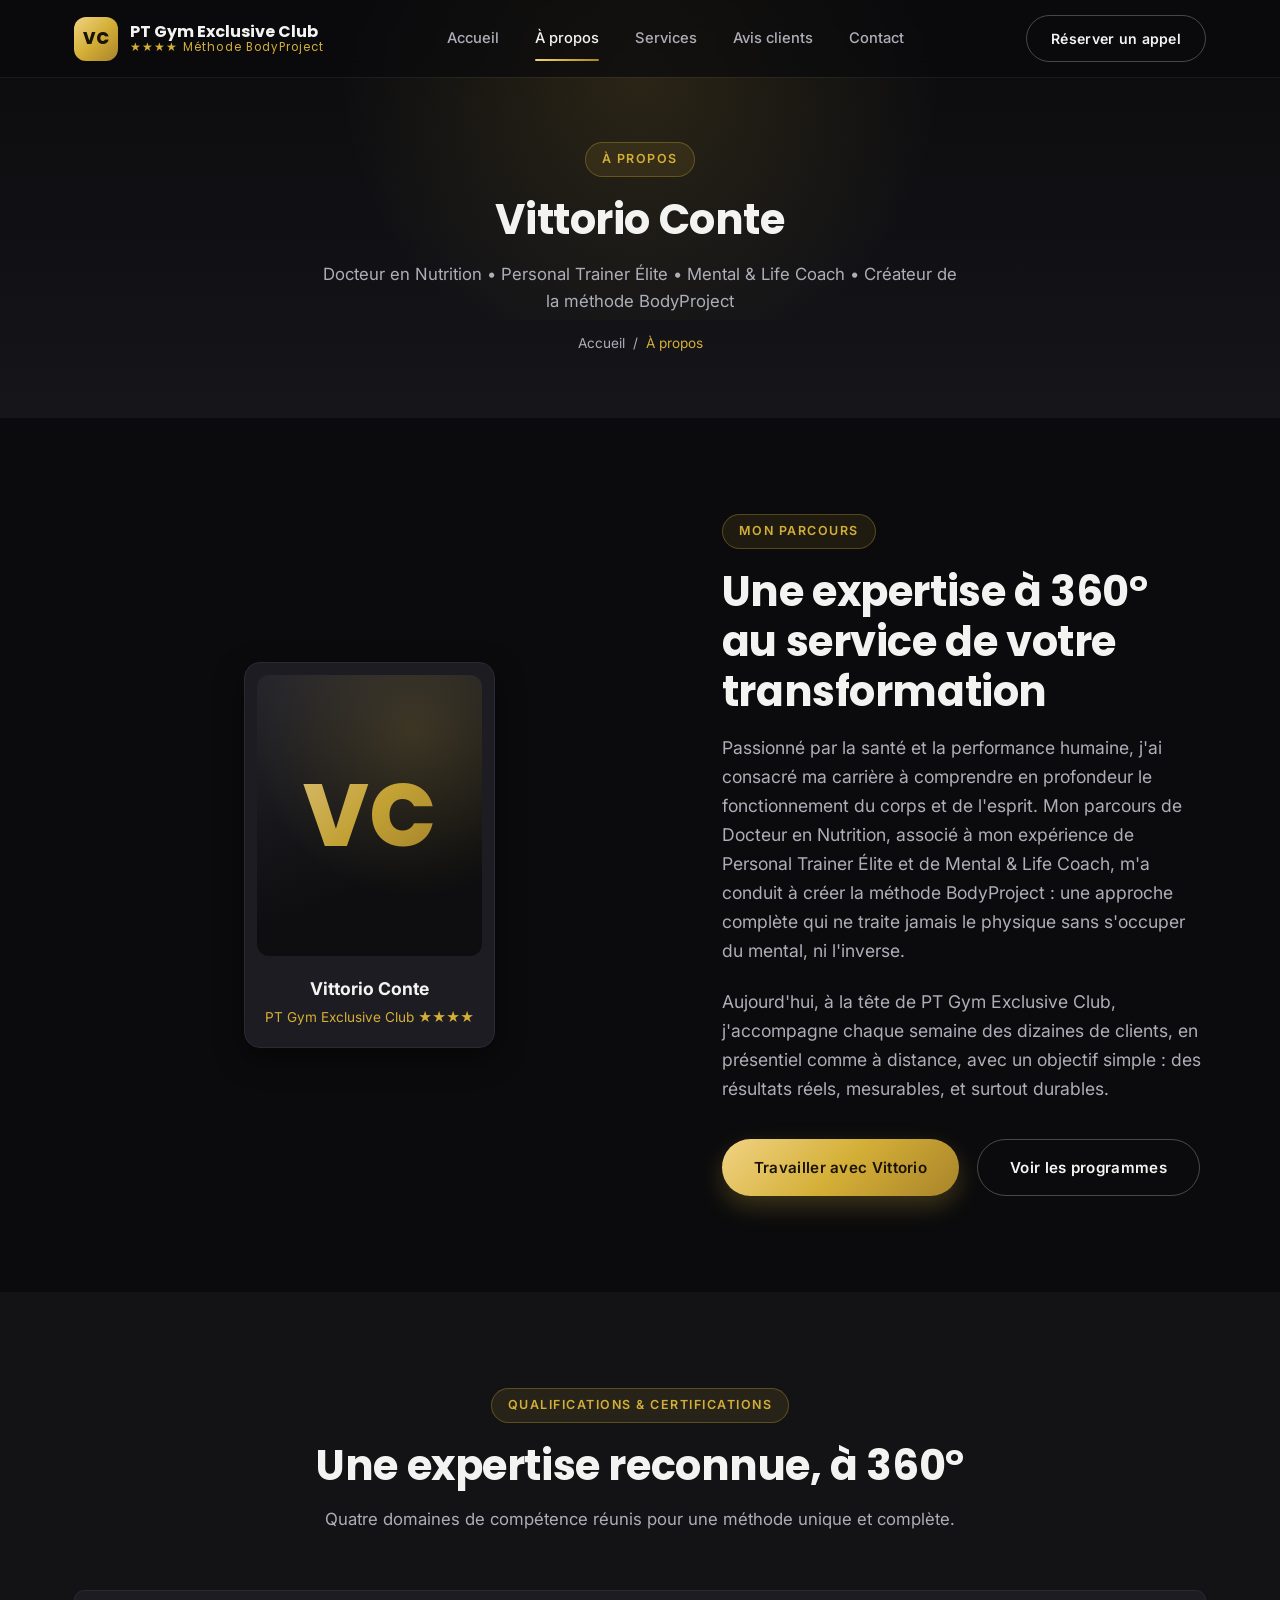
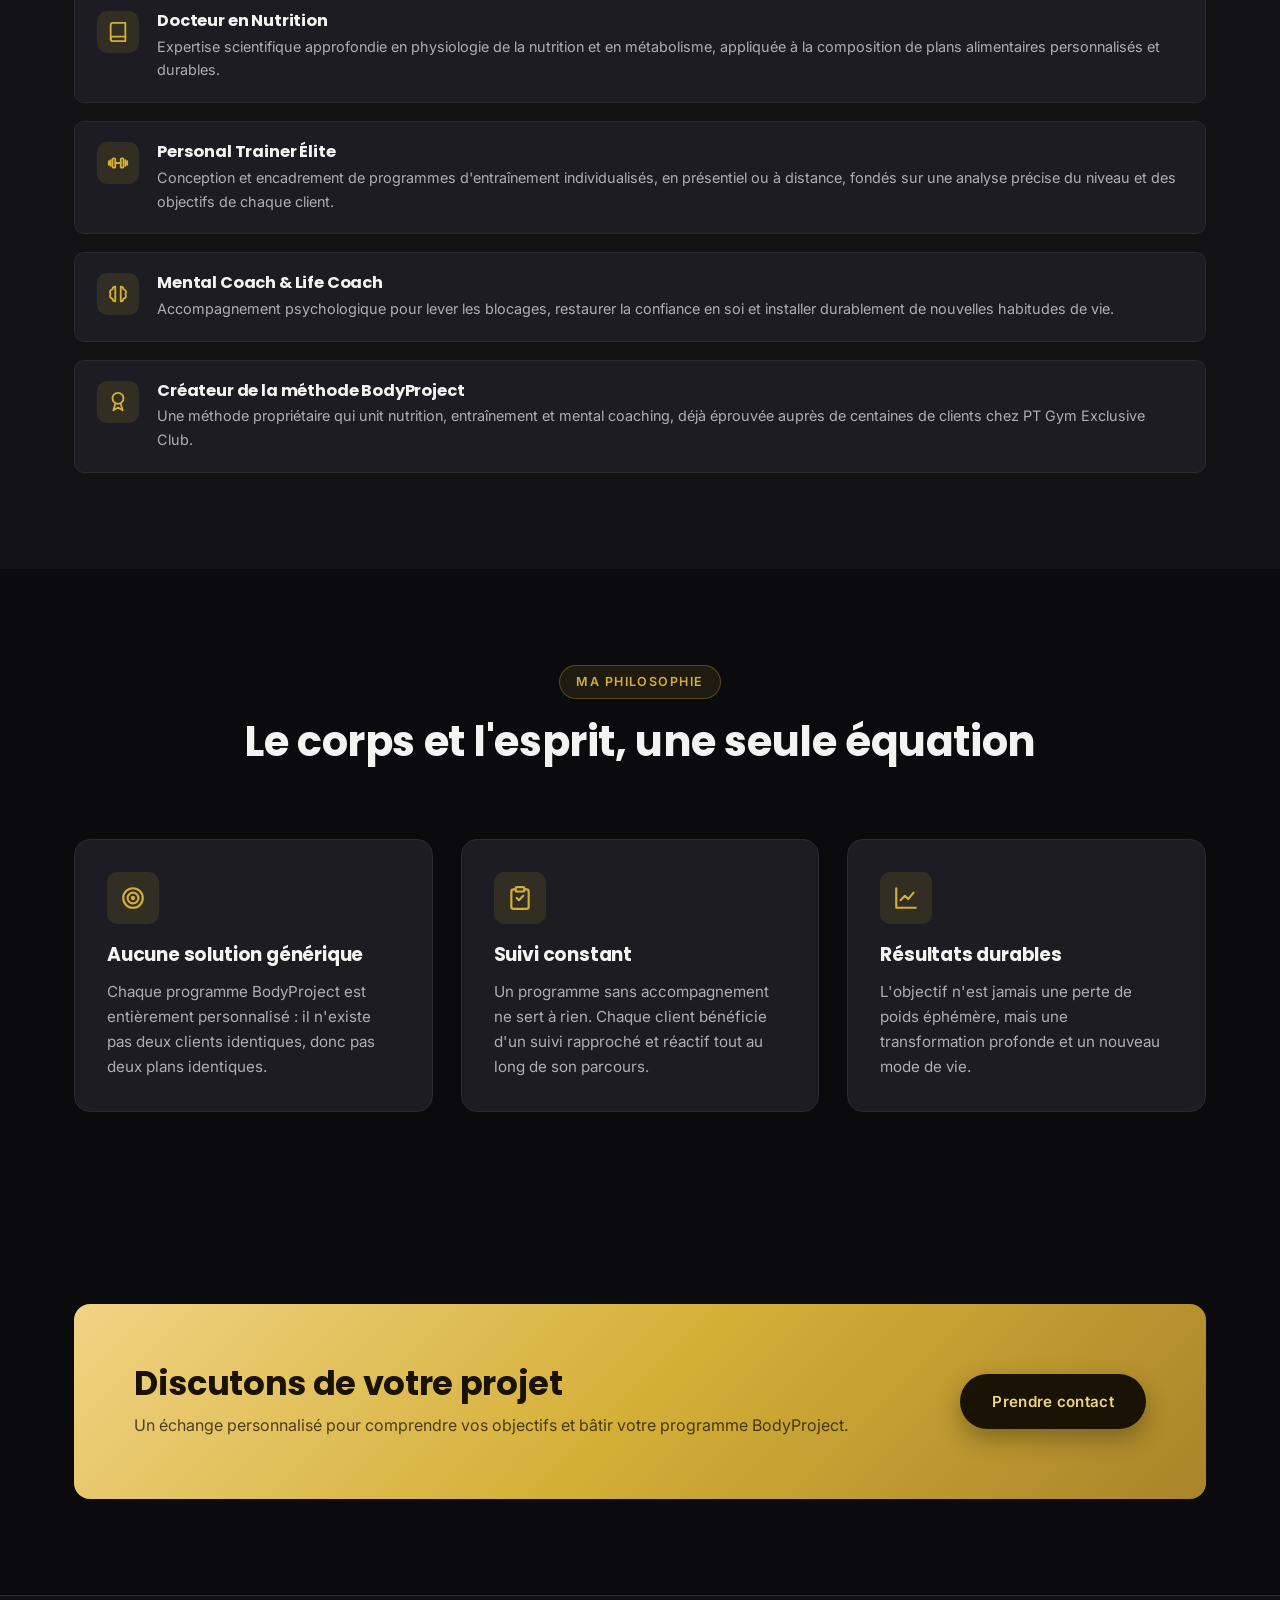
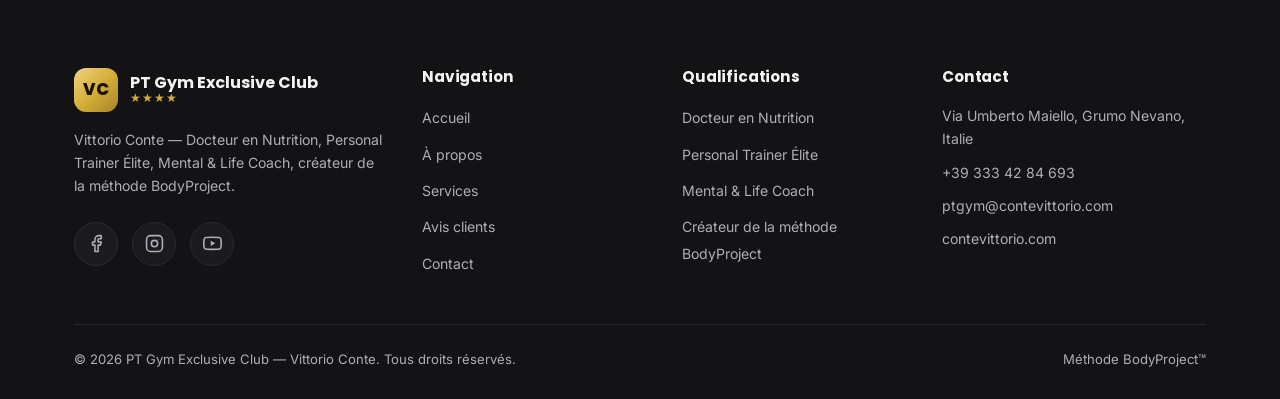
<file: a-propos.html>
<!DOCTYPE html>
<html lang="fr">
<head>
<meta charset="UTF-8">
<meta name="viewport" content="width=device-width, initial-scale=1.0">
<title>À propos de Vittorio Conte | PT Gym Exclusive Club</title>
<meta name="description" content="Vittorio Conte : Docteur en Nutrition, Personal Trainer Élite, Mental Coach & Life Coach, créateur de la méthode BodyProject.">
<link rel="preconnect" href="https://fonts.googleapis.com">
<link rel="preconnect" href="https://fonts.gstatic.com" crossorigin>
<link href="https://fonts.googleapis.com/css2?family=Poppins:wght@600;700;800&family=Inter:wght@400;500;600;700&display=swap" rel="stylesheet">
<link rel="stylesheet" href="assets/css/style.css">
<script>document.documentElement.classList.add("js-ready");</script>
</head>
<body>

<header class="site-header">
  <div class="container">
    <a href="index.html" class="brand">
      <span class="brand-mark">VC</span>
      <span class="brand-text">
        <span class="brand-name">PT Gym Exclusive Club</span>
        <span class="brand-stars">★★★★ Méthode BodyProject</span>
      </span>
    </a>
    <nav class="nav-links">
      <a href="index.html">Accueil</a>
      <a href="a-propos.html" class="active">À propos</a>
      <a href="services.html">Services</a>
      <a href="avis.html">Avis clients</a>
      <a href="contact.html">Contact</a>
    </nav>
    <div class="nav-actions">
      <a href="contact.html" class="btn btn-outline">Réserver un appel</a>
      <button class="nav-toggle" aria-label="Ouvrir le menu">
        <span></span><span></span><span></span>
      </button>
    </div>
  </div>
</header>

<main>

  <section class="page-hero">
    <div class="container">
      <span class="section-tag">À propos</span>
      <h1 class="section-title">Vittorio Conte</h1>
      <p class="section-subtitle">Docteur en Nutrition &bull; Personal Trainer Élite &bull; Mental &amp; Life Coach &bull; Créateur de la méthode BodyProject</p>
      <div class="breadcrumb">
        <a href="index.html">Accueil</a><span class="sep">/</span><span class="current">À propos</span>
      </div>
    </div>
  </section>

  <section>
    <div class="container">
      <div class="hero-grid">
        <div class="reveal" style="max-width: 320px; justify-self: center;">
          <div class="profile-card">
            <div class="profile-photo">
              <span class="initials">VC</span>
            </div>
            <div class="profile-caption">
              <strong>Vittorio Conte</strong>
              <span>PT Gym Exclusive Club ★★★★</span>
            </div>
          </div>
        </div>

        <div class="reveal">
          <span class="section-tag">Mon parcours</span>
          <h2 class="section-title">Une expertise à 360° au service de votre transformation</h2>
          <p class="hero-text" style="margin-bottom: 22px;">
            Passionné par la santé et la performance humaine, j'ai consacré ma carrière à comprendre
            en profondeur le fonctionnement du corps et de l'esprit. Mon parcours de Docteur en Nutrition,
            associé à mon expérience de Personal Trainer Élite et de Mental &amp; Life Coach, m'a conduit
            à créer la méthode BodyProject : une approche complète qui ne traite jamais le physique
            sans s'occuper du mental, ni l'inverse.
          </p>
          <p class="hero-text">
            Aujourd'hui, à la tête de PT Gym Exclusive Club, j'accompagne chaque semaine des dizaines de
            clients, en présentiel comme à distance, avec un objectif simple : des résultats réels,
            mesurables, et surtout durables.
          </p>
          <div class="cta-row">
            <a href="contact.html" class="btn btn-primary">Travailler avec Vittorio</a>
            <a href="services.html" class="btn btn-outline">Voir les programmes</a>
          </div>
        </div>
      </div>
    </div>
  </section>

  <!-- Qualifications -->
  <section style="background: var(--color-bg-alt);">
    <div class="container">
      <div class="section-header reveal">
        <span class="section-tag">Qualifications &amp; certifications</span>
        <h2 class="section-title">Une expertise reconnue, à 360°</h2>
        <p class="section-subtitle">Quatre domaines de compétence réunis pour une méthode unique et complète.</p>
      </div>

      <div class="qualif-list">
        <div class="qualif-item reveal">
          <span class="icon-badge">
            <svg viewBox="0 0 24 24" fill="none" stroke="currentColor" stroke-width="2" stroke-linecap="round" stroke-linejoin="round"><path d="M4 19.5A2.5 2.5 0 0 1 6.5 17H20"/><path d="M6.5 2H20v20H6.5A2.5 2.5 0 0 1 4 19.5v-15A2.5 2.5 0 0 1 6.5 2z"/></svg>
          </span>
          <div>
            <h4>Docteur en Nutrition</h4>
            <p>Expertise scientifique approfondie en physiologie de la nutrition et en métabolisme, appliquée à la composition de plans alimentaires personnalisés et durables.</p>
          </div>
        </div>

        <div class="qualif-item reveal">
          <span class="icon-badge">
            <svg viewBox="0 0 24 24" fill="none" stroke="currentColor" stroke-width="2" stroke-linecap="round" stroke-linejoin="round"><path d="M4 9v6M2 10v4M22 10v4M20 9v6M9 12h6"/><rect x="6" y="7" width="3" height="10" rx="1"/><rect x="15" y="7" width="3" height="10" rx="1"/></svg>
          </span>
          <div>
            <h4>Personal Trainer Élite</h4>
            <p>Conception et encadrement de programmes d'entraînement individualisés, en présentiel ou à distance, fondés sur une analyse précise du niveau et des objectifs de chaque client.</p>
          </div>
        </div>

        <div class="qualif-item reveal">
          <span class="icon-badge">
            <svg viewBox="0 0 24 24" fill="none" stroke="currentColor" stroke-width="2" stroke-linecap="round" stroke-linejoin="round"><path d="M9 4a3 3 0 0 0-3 3 3 3 0 0 0-2 5 3 3 0 0 0 2 5h0a3 3 0 0 0 3 3"/><path d="M15 4a3 3 0 0 1 3 3 3 3 0 0 1 2 5 3 3 0 0 1-2 5h0a3 3 0 0 1-3 3"/><path d="M9 4v16M15 4v16"/></svg>
          </span>
          <div>
            <h4>Mental Coach &amp; Life Coach</h4>
            <p>Accompagnement psychologique pour lever les blocages, restaurer la confiance en soi et installer durablement de nouvelles habitudes de vie.</p>
          </div>
        </div>

        <div class="qualif-item reveal">
          <span class="icon-badge">
            <svg viewBox="0 0 24 24" fill="none" stroke="currentColor" stroke-width="2" stroke-linecap="round" stroke-linejoin="round"><circle cx="12" cy="8" r="6"/><path d="M9 14l-2 7 5-3 5 3-2-7"/></svg>
          </span>
          <div>
            <h4>Créateur de la méthode BodyProject</h4>
            <p>Une méthode propriétaire qui unit nutrition, entraînement et mental coaching, déjà éprouvée auprès de centaines de clients chez PT Gym Exclusive Club.</p>
          </div>
        </div>
      </div>
    </div>
  </section>

  <!-- Philosophie -->
  <section>
    <div class="container">
      <div class="section-header reveal">
        <span class="section-tag">Ma philosophie</span>
        <h2 class="section-title">Le corps et l'esprit, une seule équation</h2>
      </div>
      <div class="grid grid-3">
        <div class="card reveal">
          <span class="icon-badge">
            <svg viewBox="0 0 24 24" fill="none" stroke="currentColor" stroke-width="2" stroke-linecap="round" stroke-linejoin="round"><circle cx="12" cy="12" r="9"/><circle cx="12" cy="12" r="5"/><circle cx="12" cy="12" r="1"/></svg>
          </span>
          <h3>Aucune solution générique</h3>
          <p>Chaque programme BodyProject est entièrement personnalisé : il n'existe pas deux clients identiques, donc pas deux plans identiques.</p>
        </div>
        <div class="card reveal">
          <span class="icon-badge">
            <svg viewBox="0 0 24 24" fill="none" stroke="currentColor" stroke-width="2" stroke-linecap="round" stroke-linejoin="round"><rect x="8" y="2" width="8" height="4" rx="1"/><path d="M16 4h2a2 2 0 0 1 2 2v14a2 2 0 0 1-2 2H6a2 2 0 0 1-2-2V6a2 2 0 0 1 2-2h2"/><path d="M9 12l2 2 4-4"/></svg>
          </span>
          <h3>Suivi constant</h3>
          <p>Un programme sans accompagnement ne sert à rien. Chaque client bénéficie d'un suivi rapproché et réactif tout au long de son parcours.</p>
        </div>
        <div class="card reveal">
          <span class="icon-badge">
            <svg viewBox="0 0 24 24" fill="none" stroke="currentColor" stroke-width="2" stroke-linecap="round" stroke-linejoin="round"><path d="M3 3v18h18"/><path d="M7 14l4-4 3 3 5-6"/></svg>
          </span>
          <h3>Résultats durables</h3>
          <p>L'objectif n'est jamais une perte de poids éphémère, mais une transformation profonde et un nouveau mode de vie.</p>
        </div>
      </div>
    </div>
  </section>

  <section>
    <div class="container">
      <div class="cta-band reveal">
        <div>
          <h2>Discutons de votre projet</h2>
          <p>Un échange personnalisé pour comprendre vos objectifs et bâtir votre programme BodyProject.</p>
        </div>
        <a href="contact.html" class="btn btn-primary">Prendre contact</a>
      </div>
    </div>
  </section>

</main>

<footer class="site-footer">
  <div class="container">
    <div class="footer-grid">
      <div class="footer-col">
        <a href="index.html" class="brand" style="margin-bottom: 16px; display: inline-flex;">
          <span class="brand-mark">VC</span>
          <span class="brand-text">
            <span class="brand-name">PT Gym Exclusive Club</span>
            <span class="brand-stars">★★★★</span>
          </span>
        </a>
        <p>Vittorio Conte &mdash; Docteur en Nutrition, Personal Trainer Élite, Mental &amp; Life Coach, créateur de la méthode BodyProject.</p>
        <div class="social-row">
          <a href="https://facebook.com/ptgymcontevittorio" target="_blank" rel="noopener" aria-label="Facebook">
            <svg viewBox="0 0 24 24" fill="none" stroke="currentColor" stroke-width="2" stroke-linecap="round" stroke-linejoin="round"><path d="M18 2h-3a5 5 0 0 0-5 5v3H7v4h3v8h4v-8h3l1-4h-4V7a1 1 0 0 1 1-1h3z"/></svg>
          </a>
          <a href="https://instagram.com/ptgymcontevittorio" target="_blank" rel="noopener" aria-label="Instagram">
            <svg viewBox="0 0 24 24" fill="none" stroke="currentColor" stroke-width="2" stroke-linecap="round" stroke-linejoin="round"><rect x="2" y="2" width="20" height="20" rx="5"/><circle cx="12" cy="12" r="4"/><circle cx="17.5" cy="6.5" r="0.6" fill="currentColor" stroke="none"/></svg>
          </a>
          <a href="https://youtube.com/@contevittorio" target="_blank" rel="noopener" aria-label="YouTube">
            <svg viewBox="0 0 24 24" fill="none" stroke="currentColor" stroke-width="2" stroke-linecap="round" stroke-linejoin="round"><path d="M22.54 6.42a2.78 2.78 0 0 0-1.94-2C18.88 4 12 4 12 4s-6.88 0-8.6.46a2.78 2.78 0 0 0-1.94 2A29 29 0 0 0 1 11.75a29 29 0 0 0 .46 5.33A2.78 2.78 0 0 0 3.4 19c1.72.46 8.6.46 8.6.46s6.88 0 8.6-.46a2.78 2.78 0 0 0 1.94-2 29 29 0 0 0 .46-5.25 29 29 0 0 0-.46-5.33z"/><polygon points="9.75 15.02 15.5 11.75 9.75 8.48 9.75 15.02" fill="currentColor" stroke="none"/></svg>
          </a>
        </div>
      </div>
      <div class="footer-col">
        <h4>Navigation</h4>
        <ul>
          <li><a href="index.html">Accueil</a></li>
          <li><a href="a-propos.html">À propos</a></li>
          <li><a href="services.html">Services</a></li>
          <li><a href="avis.html">Avis clients</a></li>
          <li><a href="contact.html">Contact</a></li>
        </ul>
      </div>
      <div class="footer-col">
        <h4>Qualifications</h4>
        <ul>
          <li><a href="a-propos.html">Docteur en Nutrition</a></li>
          <li><a href="a-propos.html">Personal Trainer Élite</a></li>
          <li><a href="a-propos.html">Mental &amp; Life Coach</a></li>
          <li><a href="a-propos.html">Créateur de la méthode BodyProject</a></li>
        </ul>
      </div>
      <div class="footer-col">
        <h4>Contact</h4>
        <p>Via Umberto Maiello, Grumo Nevano, Italie</p>
        <p><a href="tel:+393334284693">+39 333 42 84 693</a></p>
        <p><a href="mailto:ptgym@contevittorio.com">ptgym@contevittorio.com</a></p>
        <p><a href="https://contevittorio.com" target="_blank" rel="noopener">contevittorio.com</a></p>
      </div>
    </div>
    <div class="footer-bottom">
      <span>&copy; <span id="current-year"></span> PT Gym Exclusive Club &mdash; Vittorio Conte. Tous droits réservés.</span>
      <span>Méthode BodyProject&trade;</span>
    </div>
  </div>
</footer>

<button class="back-to-top" aria-label="Retour en haut">
  <svg viewBox="0 0 24 24" fill="none" stroke="currentColor" stroke-width="2" stroke-linecap="round" stroke-linejoin="round"><line x1="12" y1="19" x2="12" y2="5"/><polyline points="5 12 12 5 19 12"/></svg>
</button>

<script src="assets/js/main.js"></script>
</body>
</html>
</file>
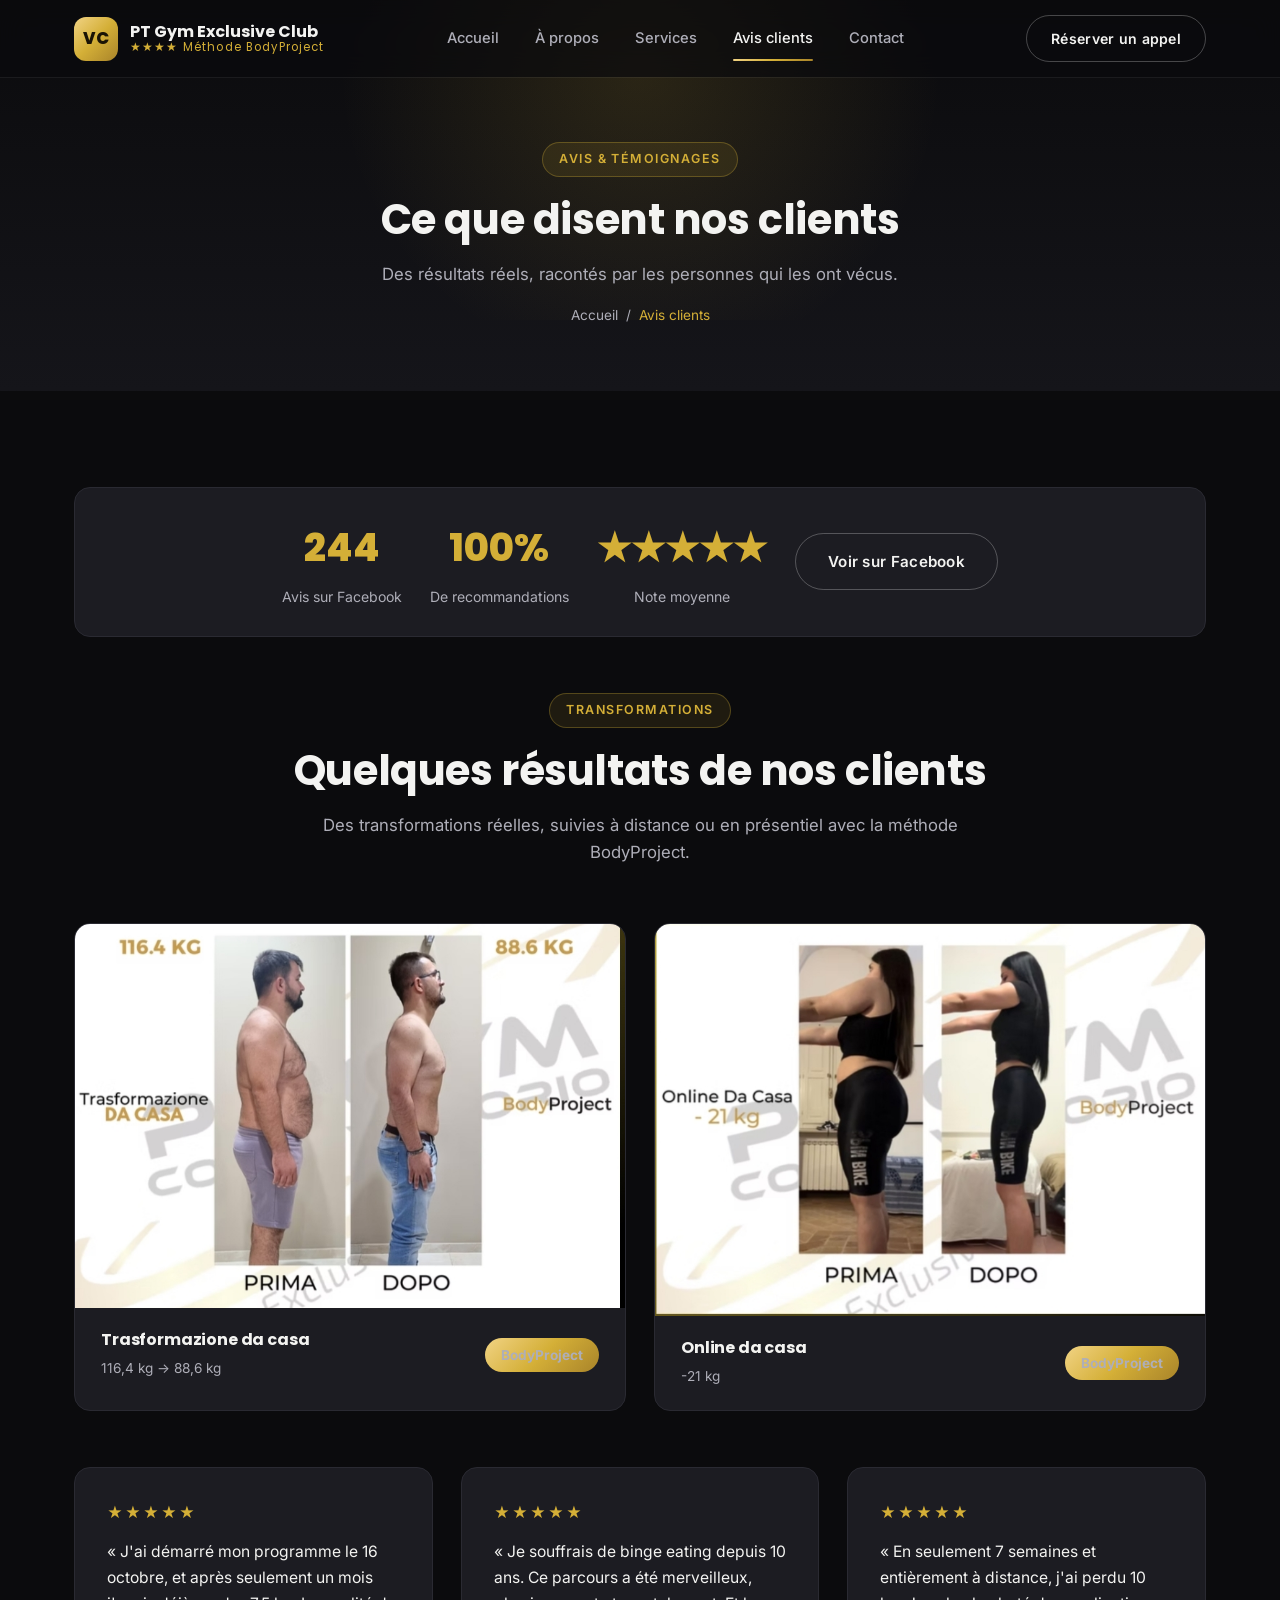
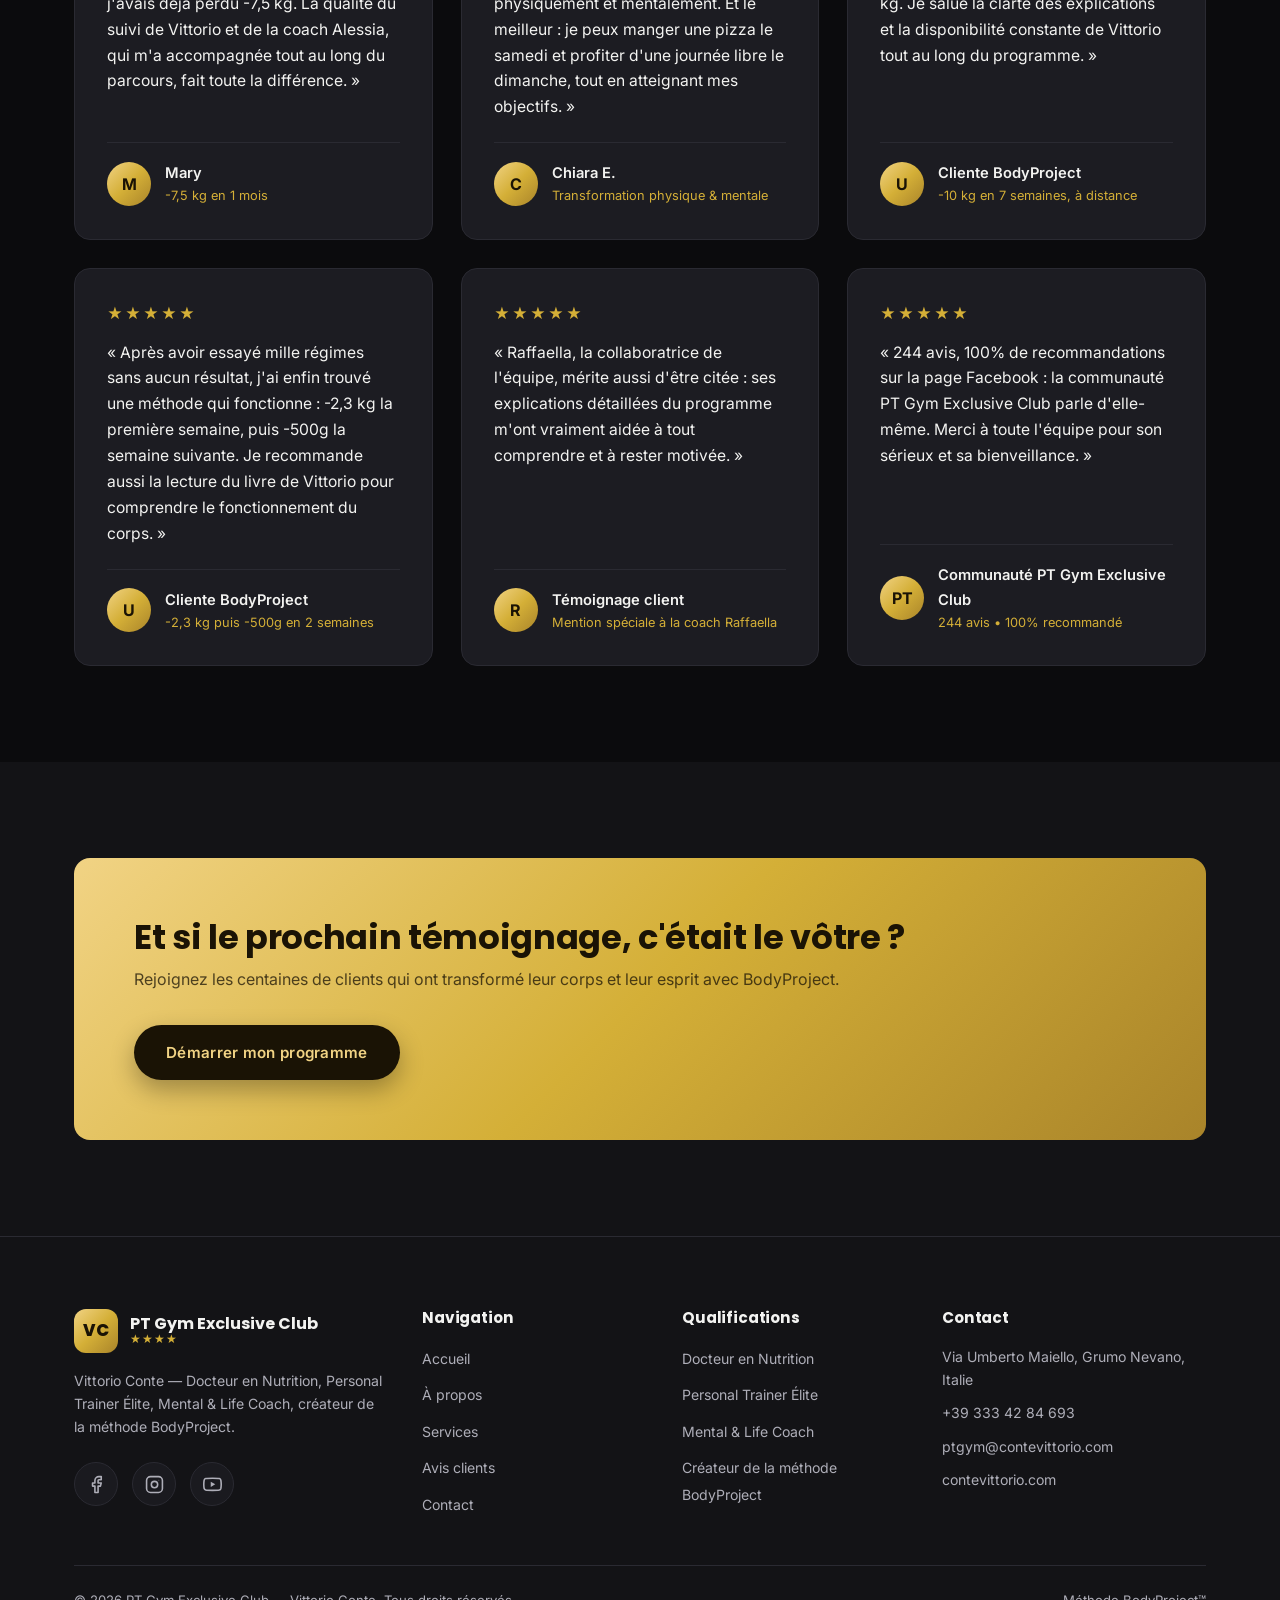
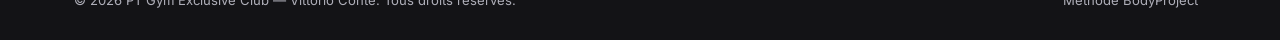
<file: avis.html>
<!DOCTYPE html>
<html lang="fr">
<head>
<meta charset="UTF-8">
<meta name="viewport" content="width=device-width, initial-scale=1.0">
<title>Avis &amp; Témoignages clients | PT Gym Exclusive Club</title>
<meta name="description" content="244 avis clients avec 100% de recommandations pour la méthode BodyProject de Vittorio Conte. Découvrez leurs témoignages.">
<link rel="preconnect" href="https://fonts.googleapis.com">
<link rel="preconnect" href="https://fonts.gstatic.com" crossorigin>
<link href="https://fonts.googleapis.com/css2?family=Poppins:wght@600;700;800&family=Inter:wght@400;500;600;700&display=swap" rel="stylesheet">
<link rel="stylesheet" href="assets/css/style.css">
<script>document.documentElement.classList.add("js-ready");</script>
</head>
<body>

<header class="site-header">
  <div class="container">
    <a href="index.html" class="brand">
      <span class="brand-mark">VC</span>
      <span class="brand-text">
        <span class="brand-name">PT Gym Exclusive Club</span>
        <span class="brand-stars">★★★★ Méthode BodyProject</span>
      </span>
    </a>
    <nav class="nav-links">
      <a href="index.html">Accueil</a>
      <a href="a-propos.html">À propos</a>
      <a href="services.html">Services</a>
      <a href="avis.html" class="active">Avis clients</a>
      <a href="contact.html">Contact</a>
    </nav>
    <div class="nav-actions">
      <a href="contact.html" class="btn btn-outline">Réserver un appel</a>
      <button class="nav-toggle" aria-label="Ouvrir le menu">
        <span></span><span></span><span></span>
      </button>
    </div>
  </div>
</header>

<main>

  <section class="page-hero">
    <div class="container">
      <span class="section-tag">Avis &amp; Témoignages</span>
      <h1 class="section-title">Ce que disent nos clients</h1>
      <p class="section-subtitle">Des résultats réels, racontés par les personnes qui les ont vécus.</p>
      <div class="breadcrumb">
        <a href="index.html">Accueil</a><span class="sep">/</span><span class="current">Avis clients</span>
      </div>
    </div>
  </section>

  <section>
    <div class="container">

      <div class="reviews-banner reveal">
        <div class="stat-item">
          <div class="stat-num"><span data-count="244">0</span></div>
          <div class="stat-label">Avis sur Facebook</div>
        </div>
        <div class="stat-item">
          <div class="stat-num"><span data-count="100" data-suffix="%">0</span></div>
          <div class="stat-label">De recommandations</div>
        </div>
        <div class="stat-item">
          <div class="stat-num">★★★★★</div>
          <div class="stat-label">Note moyenne</div>
        </div>
        <a href="https://facebook.com/ptgymcontevittorio" target="_blank" rel="noopener" class="btn btn-outline">Voir sur Facebook</a>
      </div>

      <div class="section-header reveal">
        <span class="section-tag">Transformations</span>
        <h2 class="section-title">Quelques résultats de nos clients</h2>
        <p class="section-subtitle">Des transformations réelles, suivies à distance ou en présentiel avec la méthode BodyProject.</p>
      </div>

      <div class="grid grid-2" style="margin-bottom: 56px;">
        <div class="transform-card reveal">
          <img src="assets/img/transformation-homme.jpg" alt="Transformation physique d'un client BodyProject, de 116,4 kg à 88,6 kg" loading="lazy">
          <div class="transform-card-caption">
            <div>
              <h4>Trasformazione da casa</h4>
              <span>116,4 kg &rarr; 88,6 kg</span>
            </div>
            <span class="transform-card-tag">BodyProject</span>
          </div>
        </div>
        <div class="transform-card reveal">
          <img src="assets/img/transformation-femme.jpg" alt="Transformation physique d'une cliente BodyProject, perte de 21 kg en ligne" loading="lazy">
          <div class="transform-card-caption">
            <div>
              <h4>Online da casa</h4>
              <span>-21 kg</span>
            </div>
            <span class="transform-card-tag">BodyProject</span>
          </div>
        </div>
      </div>

      <div class="grid grid-3">

        <div class="testimonial-card reveal">
          <div class="stars">★★★★★</div>
          <p class="testimonial-quote">« J'ai démarré mon programme le 16 octobre, et après seulement un mois j'avais déjà perdu -7,5 kg. La qualité du suivi de Vittorio et de la coach Alessia, qui m'a accompagnée tout au long du parcours, fait toute la différence. »</p>
          <div class="testimonial-author">
            <span class="author-avatar">M</span>
            <div>
              <div class="author-name">Mary</div>
              <div class="author-result">-7,5 kg en 1 mois</div>
            </div>
          </div>
        </div>

        <div class="testimonial-card reveal">
          <div class="stars">★★★★★</div>
          <p class="testimonial-quote">« Je souffrais de binge eating depuis 10 ans. Ce parcours a été merveilleux, physiquement et mentalement. Et le meilleur : je peux manger une pizza le samedi et profiter d'une journée libre le dimanche, tout en atteignant mes objectifs. »</p>
          <div class="testimonial-author">
            <span class="author-avatar">C</span>
            <div>
              <div class="author-name">Chiara E.</div>
              <div class="author-result">Transformation physique &amp; mentale</div>
            </div>
          </div>
        </div>

        <div class="testimonial-card reveal">
          <div class="stars">★★★★★</div>
          <p class="testimonial-quote">« En seulement 7 semaines et entièrement à distance, j'ai perdu 10 kg. Je salue la clarté des explications et la disponibilité constante de Vittorio tout au long du programme. »</p>
          <div class="testimonial-author">
            <span class="author-avatar">U</span>
            <div>
              <div class="author-name">Cliente BodyProject</div>
              <div class="author-result">-10 kg en 7 semaines, à distance</div>
            </div>
          </div>
        </div>

        <div class="testimonial-card reveal">
          <div class="stars">★★★★★</div>
          <p class="testimonial-quote">« Après avoir essayé mille régimes sans aucun résultat, j'ai enfin trouvé une méthode qui fonctionne : -2,3 kg la première semaine, puis -500g la semaine suivante. Je recommande aussi la lecture du livre de Vittorio pour comprendre le fonctionnement du corps. »</p>
          <div class="testimonial-author">
            <span class="author-avatar">U</span>
            <div>
              <div class="author-name">Cliente BodyProject</div>
              <div class="author-result">-2,3 kg puis -500g en 2 semaines</div>
            </div>
          </div>
        </div>

        <div class="testimonial-card reveal">
          <div class="stars">★★★★★</div>
          <p class="testimonial-quote">« Raffaella, la collaboratrice de l'équipe, mérite aussi d'être citée : ses explications détaillées du programme m'ont vraiment aidée à tout comprendre et à rester motivée. »</p>
          <div class="testimonial-author">
            <span class="author-avatar">R</span>
            <div>
              <div class="author-name">Témoignage client</div>
              <div class="author-result">Mention spéciale à la coach Raffaella</div>
            </div>
          </div>
        </div>

        <div class="testimonial-card reveal">
          <div class="stars">★★★★★</div>
          <p class="testimonial-quote">« 244 avis, 100% de recommandations sur la page Facebook : la communauté PT Gym Exclusive Club parle d'elle-même. Merci à toute l'équipe pour son sérieux et sa bienveillance. »</p>
          <div class="testimonial-author">
            <span class="author-avatar">PT</span>
            <div>
              <div class="author-name">Communauté PT Gym Exclusive Club</div>
              <div class="author-result">244 avis &bull; 100% recommandé</div>
            </div>
          </div>
        </div>

      </div>
    </div>
  </section>

  <section style="background: var(--color-bg-alt);">
    <div class="container">
      <div class="cta-band reveal">
        <div>
          <h2>Et si le prochain témoignage, c'était le vôtre ?</h2>
          <p>Rejoignez les centaines de clients qui ont transformé leur corps et leur esprit avec BodyProject.</p>
        </div>
        <a href="contact.html" class="btn btn-primary">Démarrer mon programme</a>
      </div>
    </div>
  </section>

</main>

<footer class="site-footer">
  <div class="container">
    <div class="footer-grid">
      <div class="footer-col">
        <a href="index.html" class="brand" style="margin-bottom: 16px; display: inline-flex;">
          <span class="brand-mark">VC</span>
          <span class="brand-text">
            <span class="brand-name">PT Gym Exclusive Club</span>
            <span class="brand-stars">★★★★</span>
          </span>
        </a>
        <p>Vittorio Conte &mdash; Docteur en Nutrition, Personal Trainer Élite, Mental &amp; Life Coach, créateur de la méthode BodyProject.</p>
        <div class="social-row">
          <a href="https://facebook.com/ptgymcontevittorio" target="_blank" rel="noopener" aria-label="Facebook">
            <svg viewBox="0 0 24 24" fill="none" stroke="currentColor" stroke-width="2" stroke-linecap="round" stroke-linejoin="round"><path d="M18 2h-3a5 5 0 0 0-5 5v3H7v4h3v8h4v-8h3l1-4h-4V7a1 1 0 0 1 1-1h3z"/></svg>
          </a>
          <a href="https://instagram.com/ptgymcontevittorio" target="_blank" rel="noopener" aria-label="Instagram">
            <svg viewBox="0 0 24 24" fill="none" stroke="currentColor" stroke-width="2" stroke-linecap="round" stroke-linejoin="round"><rect x="2" y="2" width="20" height="20" rx="5"/><circle cx="12" cy="12" r="4"/><circle cx="17.5" cy="6.5" r="0.6" fill="currentColor" stroke="none"/></svg>
          </a>
          <a href="https://youtube.com/@contevittorio" target="_blank" rel="noopener" aria-label="YouTube">
            <svg viewBox="0 0 24 24" fill="none" stroke="currentColor" stroke-width="2" stroke-linecap="round" stroke-linejoin="round"><path d="M22.54 6.42a2.78 2.78 0 0 0-1.94-2C18.88 4 12 4 12 4s-6.88 0-8.6.46a2.78 2.78 0 0 0-1.94 2A29 29 0 0 0 1 11.75a29 29 0 0 0 .46 5.33A2.78 2.78 0 0 0 3.4 19c1.72.46 8.6.46 8.6.46s6.88 0 8.6-.46a2.78 2.78 0 0 0 1.94-2 29 29 0 0 0 .46-5.25 29 29 0 0 0-.46-5.33z"/><polygon points="9.75 15.02 15.5 11.75 9.75 8.48 9.75 15.02" fill="currentColor" stroke="none"/></svg>
          </a>
        </div>
      </div>
      <div class="footer-col">
        <h4>Navigation</h4>
        <ul>
          <li><a href="index.html">Accueil</a></li>
          <li><a href="a-propos.html">À propos</a></li>
          <li><a href="services.html">Services</a></li>
          <li><a href="avis.html">Avis clients</a></li>
          <li><a href="contact.html">Contact</a></li>
        </ul>
      </div>
      <div class="footer-col">
        <h4>Qualifications</h4>
        <ul>
          <li><a href="a-propos.html">Docteur en Nutrition</a></li>
          <li><a href="a-propos.html">Personal Trainer Élite</a></li>
          <li><a href="a-propos.html">Mental &amp; Life Coach</a></li>
          <li><a href="a-propos.html">Créateur de la méthode BodyProject</a></li>
        </ul>
      </div>
      <div class="footer-col">
        <h4>Contact</h4>
        <p>Via Umberto Maiello, Grumo Nevano, Italie</p>
        <p><a href="tel:+393334284693">+39 333 42 84 693</a></p>
        <p><a href="mailto:ptgym@contevittorio.com">ptgym@contevittorio.com</a></p>
        <p><a href="https://contevittorio.com" target="_blank" rel="noopener">contevittorio.com</a></p>
      </div>
    </div>
    <div class="footer-bottom">
      <span>&copy; <span id="current-year"></span> PT Gym Exclusive Club &mdash; Vittorio Conte. Tous droits réservés.</span>
      <span>Méthode BodyProject&trade;</span>
    </div>
  </div>
</footer>

<button class="back-to-top" aria-label="Retour en haut">
  <svg viewBox="0 0 24 24" fill="none" stroke="currentColor" stroke-width="2" stroke-linecap="round" stroke-linejoin="round"><line x1="12" y1="19" x2="12" y2="5"/><polyline points="5 12 12 5 19 12"/></svg>
</button>

<script src="assets/js/main.js"></script>
</body>
</html>
</file>
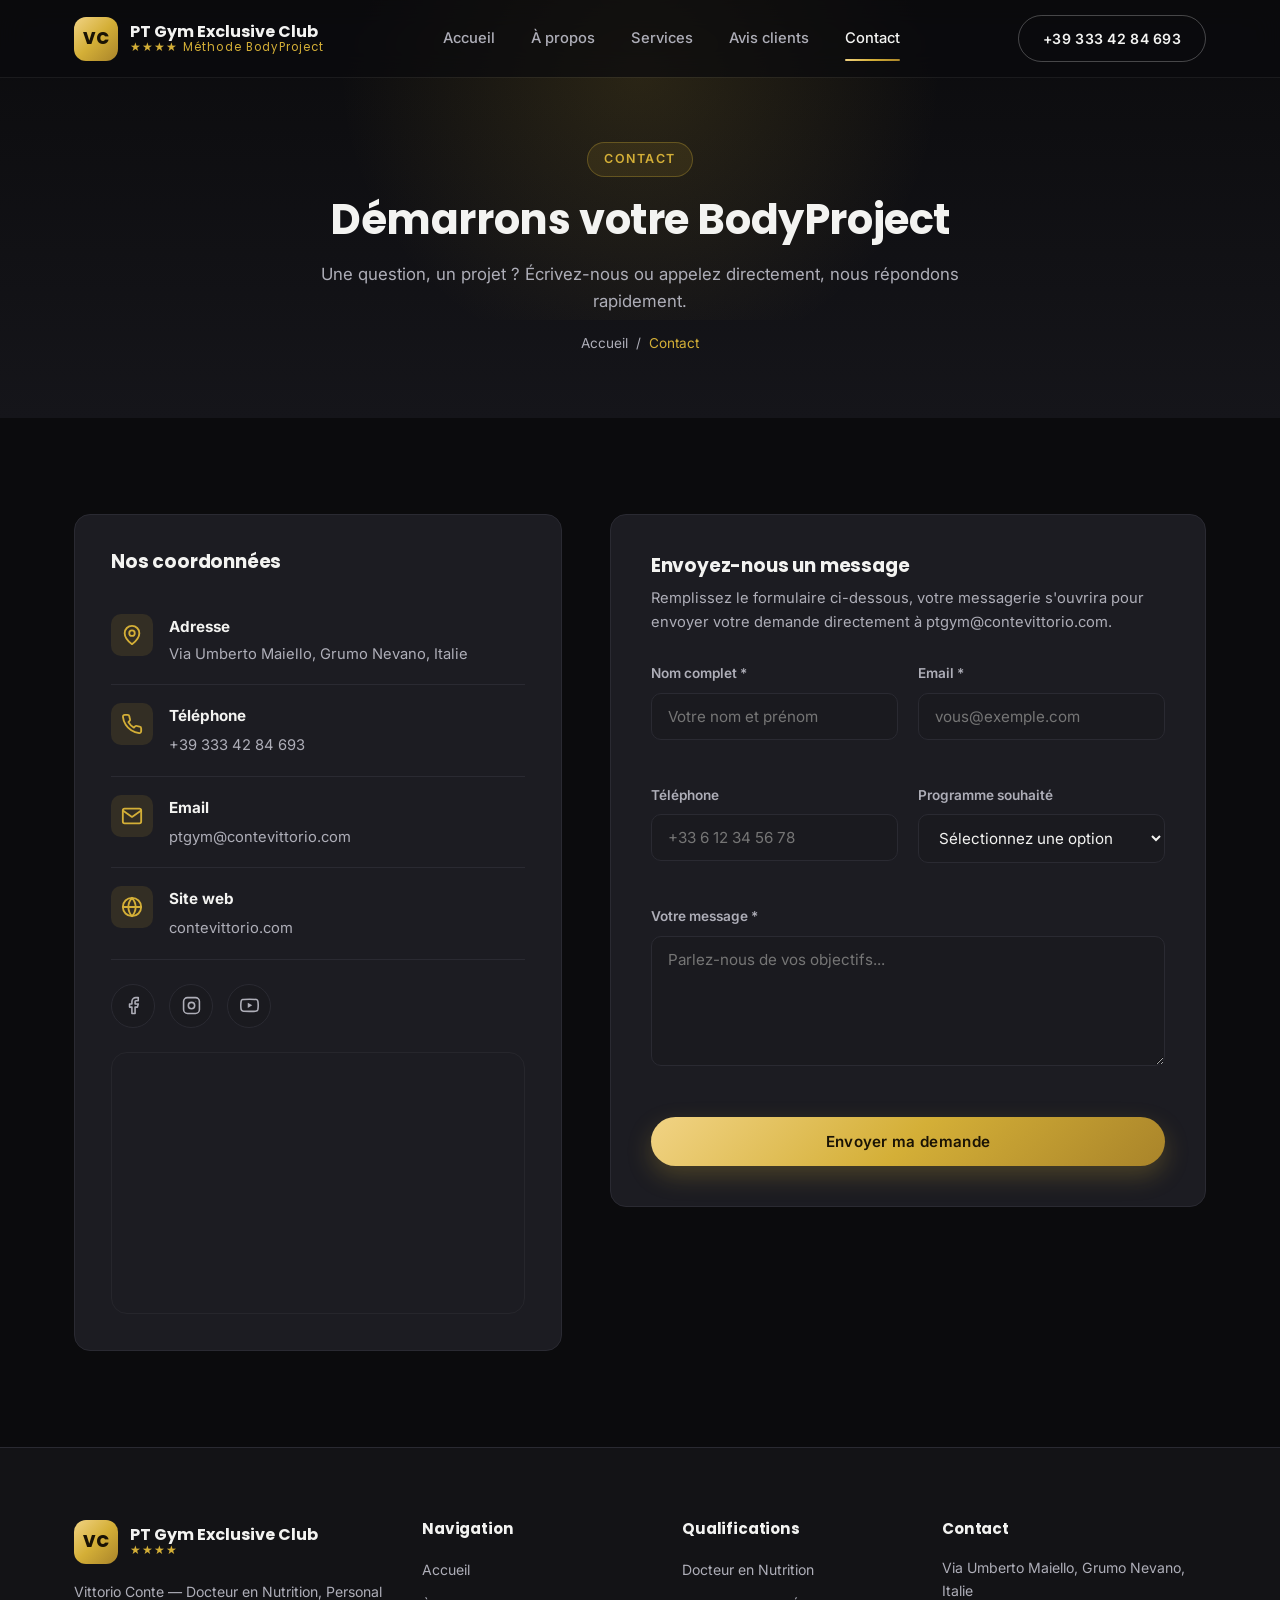
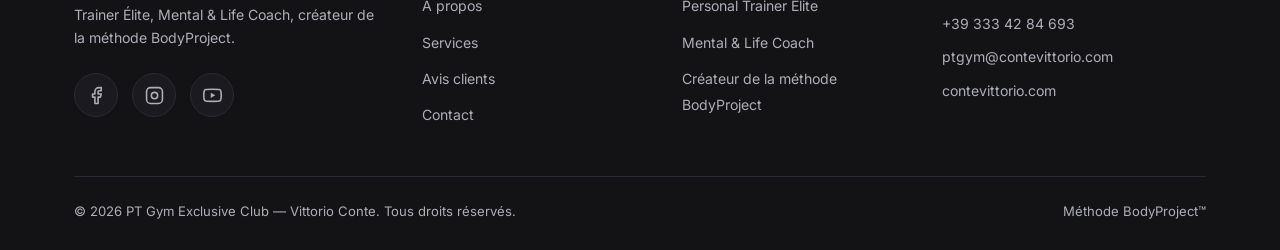
<file: contact.html>
<!DOCTYPE html>
<html lang="fr">
<head>
<meta charset="UTF-8">
<meta name="viewport" content="width=device-width, initial-scale=1.0">
<title>Contact | PT Gym Exclusive Club - Vittorio Conte</title>
<meta name="description" content="Contactez Vittorio Conte pour démarrer votre programme BodyProject. Adresse, téléphone, email et formulaire de contact.">
<link rel="preconnect" href="https://fonts.googleapis.com">
<link rel="preconnect" href="https://fonts.gstatic.com" crossorigin>
<link href="https://fonts.googleapis.com/css2?family=Poppins:wght@600;700;800&family=Inter:wght@400;500;600;700&display=swap" rel="stylesheet">
<link rel="stylesheet" href="assets/css/style.css">
<script>document.documentElement.classList.add("js-ready");</script>
</head>
<body>

<header class="site-header">
  <div class="container">
    <a href="index.html" class="brand">
      <span class="brand-mark">VC</span>
      <span class="brand-text">
        <span class="brand-name">PT Gym Exclusive Club</span>
        <span class="brand-stars">★★★★ Méthode BodyProject</span>
      </span>
    </a>
    <nav class="nav-links">
      <a href="index.html">Accueil</a>
      <a href="a-propos.html">À propos</a>
      <a href="services.html">Services</a>
      <a href="avis.html">Avis clients</a>
      <a href="contact.html" class="active">Contact</a>
    </nav>
    <div class="nav-actions">
      <a href="tel:+393334284693" class="btn btn-outline">+39 333 42 84 693</a>
      <button class="nav-toggle" aria-label="Ouvrir le menu">
        <span></span><span></span><span></span>
      </button>
    </div>
  </div>
</header>

<main>

  <section class="page-hero">
    <div class="container">
      <span class="section-tag">Contact</span>
      <h1 class="section-title">Démarrons votre BodyProject</h1>
      <p class="section-subtitle">Une question, un projet ? Écrivez-nous ou appelez directement, nous répondons rapidement.</p>
      <div class="breadcrumb">
        <a href="index.html">Accueil</a><span class="sep">/</span><span class="current">Contact</span>
      </div>
    </div>
  </section>

  <section>
    <div class="container">
      <div class="contact-grid">

        <div class="reveal">
          <div class="contact-info-card">
            <h3 style="margin-bottom: 22px;">Nos coordonnées</h3>

            <div class="contact-info-item">
              <span class="icon-badge">
                <svg viewBox="0 0 24 24" fill="none" stroke="currentColor" stroke-width="2" stroke-linecap="round" stroke-linejoin="round"><path d="M20 10c0 6-8 12-8 12s-8-6-8-12a8 8 0 0 1 16 0z"/><circle cx="12" cy="10" r="3"/></svg>
              </span>
              <div>
                <strong>Adresse</strong>
                <p>Via Umberto Maiello, Grumo Nevano, Italie</p>
              </div>
            </div>

            <div class="contact-info-item">
              <span class="icon-badge">
                <svg viewBox="0 0 24 24" fill="none" stroke="currentColor" stroke-width="2" stroke-linecap="round" stroke-linejoin="round"><path d="M22 16.92v3a2 2 0 0 1-2.18 2 19.79 19.79 0 0 1-8.63-3.07 19.5 19.5 0 0 1-6-6 19.79 19.79 0 0 1-3.07-8.67A2 2 0 0 1 4.11 2h3a2 2 0 0 1 2 1.72c.127.96.361 1.903.7 2.81a2 2 0 0 1-.45 2.11L8.09 9.91a16 16 0 0 0 6 6l1.27-1.27a2 2 0 0 1 2.11-.45c.907.339 1.85.573 2.81.7A2 2 0 0 1 22 16.92z"/></svg>
              </span>
              <div>
                <strong>Téléphone</strong>
                <a href="tel:+393334284693">+39 333 42 84 693</a>
              </div>
            </div>

            <div class="contact-info-item">
              <span class="icon-badge">
                <svg viewBox="0 0 24 24" fill="none" stroke="currentColor" stroke-width="2" stroke-linecap="round" stroke-linejoin="round"><rect x="2" y="4" width="20" height="16" rx="2"/><path d="m22 6-10 7L2 6"/></svg>
              </span>
              <div>
                <strong>Email</strong>
                <a href="mailto:ptgym@contevittorio.com">ptgym@contevittorio.com</a>
              </div>
            </div>

            <div class="contact-info-item">
              <span class="icon-badge">
                <svg viewBox="0 0 24 24" fill="none" stroke="currentColor" stroke-width="2" stroke-linecap="round" stroke-linejoin="round"><circle cx="12" cy="12" r="10"/><path d="M2 12h20M12 2a15.3 15.3 0 0 1 4 10 15.3 15.3 0 0 1-4 10 15.3 15.3 0 0 1-4-10 15.3 15.3 0 0 1 4-10z"/></svg>
              </span>
              <div>
                <strong>Site web</strong>
                <a href="https://contevittorio.com" target="_blank" rel="noopener">contevittorio.com</a>
              </div>
            </div>

            <div class="social-row">
              <a href="https://facebook.com/ptgymcontevittorio" target="_blank" rel="noopener" aria-label="Facebook">
                <svg viewBox="0 0 24 24" fill="none" stroke="currentColor" stroke-width="2" stroke-linecap="round" stroke-linejoin="round"><path d="M18 2h-3a5 5 0 0 0-5 5v3H7v4h3v8h4v-8h3l1-4h-4V7a1 1 0 0 1 1-1h3z"/></svg>
              </a>
              <a href="https://instagram.com/ptgymcontevittorio" target="_blank" rel="noopener" aria-label="Instagram (28K abonnés)">
                <svg viewBox="0 0 24 24" fill="none" stroke="currentColor" stroke-width="2" stroke-linecap="round" stroke-linejoin="round"><rect x="2" y="2" width="20" height="20" rx="5"/><circle cx="12" cy="12" r="4"/><circle cx="17.5" cy="6.5" r="0.6" fill="currentColor" stroke="none"/></svg>
              </a>
              <a href="https://youtube.com/@contevittorio" target="_blank" rel="noopener" aria-label="YouTube">
                <svg viewBox="0 0 24 24" fill="none" stroke="currentColor" stroke-width="2" stroke-linecap="round" stroke-linejoin="round"><path d="M22.54 6.42a2.78 2.78 0 0 0-1.94-2C18.88 4 12 4 12 4s-6.88 0-8.6.46a2.78 2.78 0 0 0-1.94 2A29 29 0 0 0 1 11.75a29 29 0 0 0 .46 5.33A2.78 2.78 0 0 0 3.4 19c1.72.46 8.6.46 8.6.46s6.88 0 8.6-.46a2.78 2.78 0 0 0 1.94-2 29 29 0 0 0 .46-5.25 29 29 0 0 0-.46-5.33z"/><polygon points="9.75 15.02 15.5 11.75 9.75 8.48 9.75 15.02" fill="currentColor" stroke="none"/></svg>
              </a>
            </div>

            <div class="map-frame">
              <iframe
                src="https://www.google.com/maps?q=Via+Umberto+Maiello,+Grumo+Nevano,+Italia&output=embed"
                loading="lazy"
                referrerpolicy="no-referrer-when-downgrade"
                title="Localisation PT Gym Exclusive Club - Grumo Nevano">
              </iframe>
            </div>
          </div>
        </div>

        <div class="reveal">
          <div class="contact-form-card">
            <h3 style="margin-bottom: 8px;">Envoyez-nous un message</h3>
            <p style="color: var(--color-text-muted); margin-bottom: 28px; font-size: 0.92rem;">
              Remplissez le formulaire ci-dessous, votre messagerie s'ouvrira pour envoyer votre demande directement à ptgym@contevittorio.com.
            </p>

            <form id="contact-form" novalidate>
              <div class="form-row">
                <div class="form-group">
                  <label for="name">Nom complet *</label>
                  <input type="text" id="name" name="name" placeholder="Votre nom et prénom" required>
                  <div class="form-error" data-error-for="name"></div>
                </div>
                <div class="form-group">
                  <label for="email">Email *</label>
                  <input type="email" id="email" name="email" placeholder="vous@exemple.com" required>
                  <div class="form-error" data-error-for="email"></div>
                </div>
              </div>

              <div class="form-row">
                <div class="form-group">
                  <label for="phone">Téléphone</label>
                  <input type="tel" id="phone" name="phone" placeholder="+33 6 12 34 56 78">
                  <div class="form-error" data-error-for="phone"></div>
                </div>
                <div class="form-group">
                  <label for="program">Programme souhaité</label>
                  <select id="program" name="program">
                    <option value="">Sélectionnez une option</option>
                    <option value="Coaching Nutritionnel">Coaching Nutritionnel</option>
                    <option value="Personal Training">Personal Training</option>
                    <option value="Mental & Life Coaching">Mental &amp; Life Coaching</option>
                    <option value="Programme BodyProject Complet">Programme BodyProject Complet</option>
                    <option value="Coaching à distance">Coaching à distance</option>
                  </select>
                </div>
              </div>

              <div class="form-group">
                <label for="message">Votre message *</label>
                <textarea id="message" name="message" placeholder="Parlez-nous de vos objectifs..." required></textarea>
                <div class="form-error" data-error-for="message"></div>
              </div>

              <button type="submit" class="btn btn-primary btn-block">Envoyer ma demande</button>
              <div id="form-status" class="form-status"></div>
            </form>
          </div>
        </div>

      </div>
    </div>
  </section>

</main>

<footer class="site-footer">
  <div class="container">
    <div class="footer-grid">
      <div class="footer-col">
        <a href="index.html" class="brand" style="margin-bottom: 16px; display: inline-flex;">
          <span class="brand-mark">VC</span>
          <span class="brand-text">
            <span class="brand-name">PT Gym Exclusive Club</span>
            <span class="brand-stars">★★★★</span>
          </span>
        </a>
        <p>Vittorio Conte &mdash; Docteur en Nutrition, Personal Trainer Élite, Mental &amp; Life Coach, créateur de la méthode BodyProject.</p>
        <div class="social-row">
          <a href="https://facebook.com/ptgymcontevittorio" target="_blank" rel="noopener" aria-label="Facebook">
            <svg viewBox="0 0 24 24" fill="none" stroke="currentColor" stroke-width="2" stroke-linecap="round" stroke-linejoin="round"><path d="M18 2h-3a5 5 0 0 0-5 5v3H7v4h3v8h4v-8h3l1-4h-4V7a1 1 0 0 1 1-1h3z"/></svg>
          </a>
          <a href="https://instagram.com/ptgymcontevittorio" target="_blank" rel="noopener" aria-label="Instagram">
            <svg viewBox="0 0 24 24" fill="none" stroke="currentColor" stroke-width="2" stroke-linecap="round" stroke-linejoin="round"><rect x="2" y="2" width="20" height="20" rx="5"/><circle cx="12" cy="12" r="4"/><circle cx="17.5" cy="6.5" r="0.6" fill="currentColor" stroke="none"/></svg>
          </a>
          <a href="https://youtube.com/@contevittorio" target="_blank" rel="noopener" aria-label="YouTube">
            <svg viewBox="0 0 24 24" fill="none" stroke="currentColor" stroke-width="2" stroke-linecap="round" stroke-linejoin="round"><path d="M22.54 6.42a2.78 2.78 0 0 0-1.94-2C18.88 4 12 4 12 4s-6.88 0-8.6.46a2.78 2.78 0 0 0-1.94 2A29 29 0 0 0 1 11.75a29 29 0 0 0 .46 5.33A2.78 2.78 0 0 0 3.4 19c1.72.46 8.6.46 8.6.46s6.88 0 8.6-.46a2.78 2.78 0 0 0 1.94-2 29 29 0 0 0 .46-5.25 29 29 0 0 0-.46-5.33z"/><polygon points="9.75 15.02 15.5 11.75 9.75 8.48 9.75 15.02" fill="currentColor" stroke="none"/></svg>
          </a>
        </div>
      </div>
      <div class="footer-col">
        <h4>Navigation</h4>
        <ul>
          <li><a href="index.html">Accueil</a></li>
          <li><a href="a-propos.html">À propos</a></li>
          <li><a href="services.html">Services</a></li>
          <li><a href="avis.html">Avis clients</a></li>
          <li><a href="contact.html">Contact</a></li>
        </ul>
      </div>
      <div class="footer-col">
        <h4>Qualifications</h4>
        <ul>
          <li><a href="a-propos.html">Docteur en Nutrition</a></li>
          <li><a href="a-propos.html">Personal Trainer Élite</a></li>
          <li><a href="a-propos.html">Mental &amp; Life Coach</a></li>
          <li><a href="a-propos.html">Créateur de la méthode BodyProject</a></li>
        </ul>
      </div>
      <div class="footer-col">
        <h4>Contact</h4>
        <p>Via Umberto Maiello, Grumo Nevano, Italie</p>
        <p><a href="tel:+393334284693">+39 333 42 84 693</a></p>
        <p><a href="mailto:ptgym@contevittorio.com">ptgym@contevittorio.com</a></p>
        <p><a href="https://contevittorio.com" target="_blank" rel="noopener">contevittorio.com</a></p>
      </div>
    </div>
    <div class="footer-bottom">
      <span>&copy; <span id="current-year"></span> PT Gym Exclusive Club &mdash; Vittorio Conte. Tous droits réservés.</span>
      <span>Méthode BodyProject&trade;</span>
    </div>
  </div>
</footer>

<button class="back-to-top" aria-label="Retour en haut">
  <svg viewBox="0 0 24 24" fill="none" stroke="currentColor" stroke-width="2" stroke-linecap="round" stroke-linejoin="round"><line x1="12" y1="19" x2="12" y2="5"/><polyline points="5 12 12 5 19 12"/></svg>
</button>

<script src="assets/js/main.js"></script>
</body>
</html>
</file>
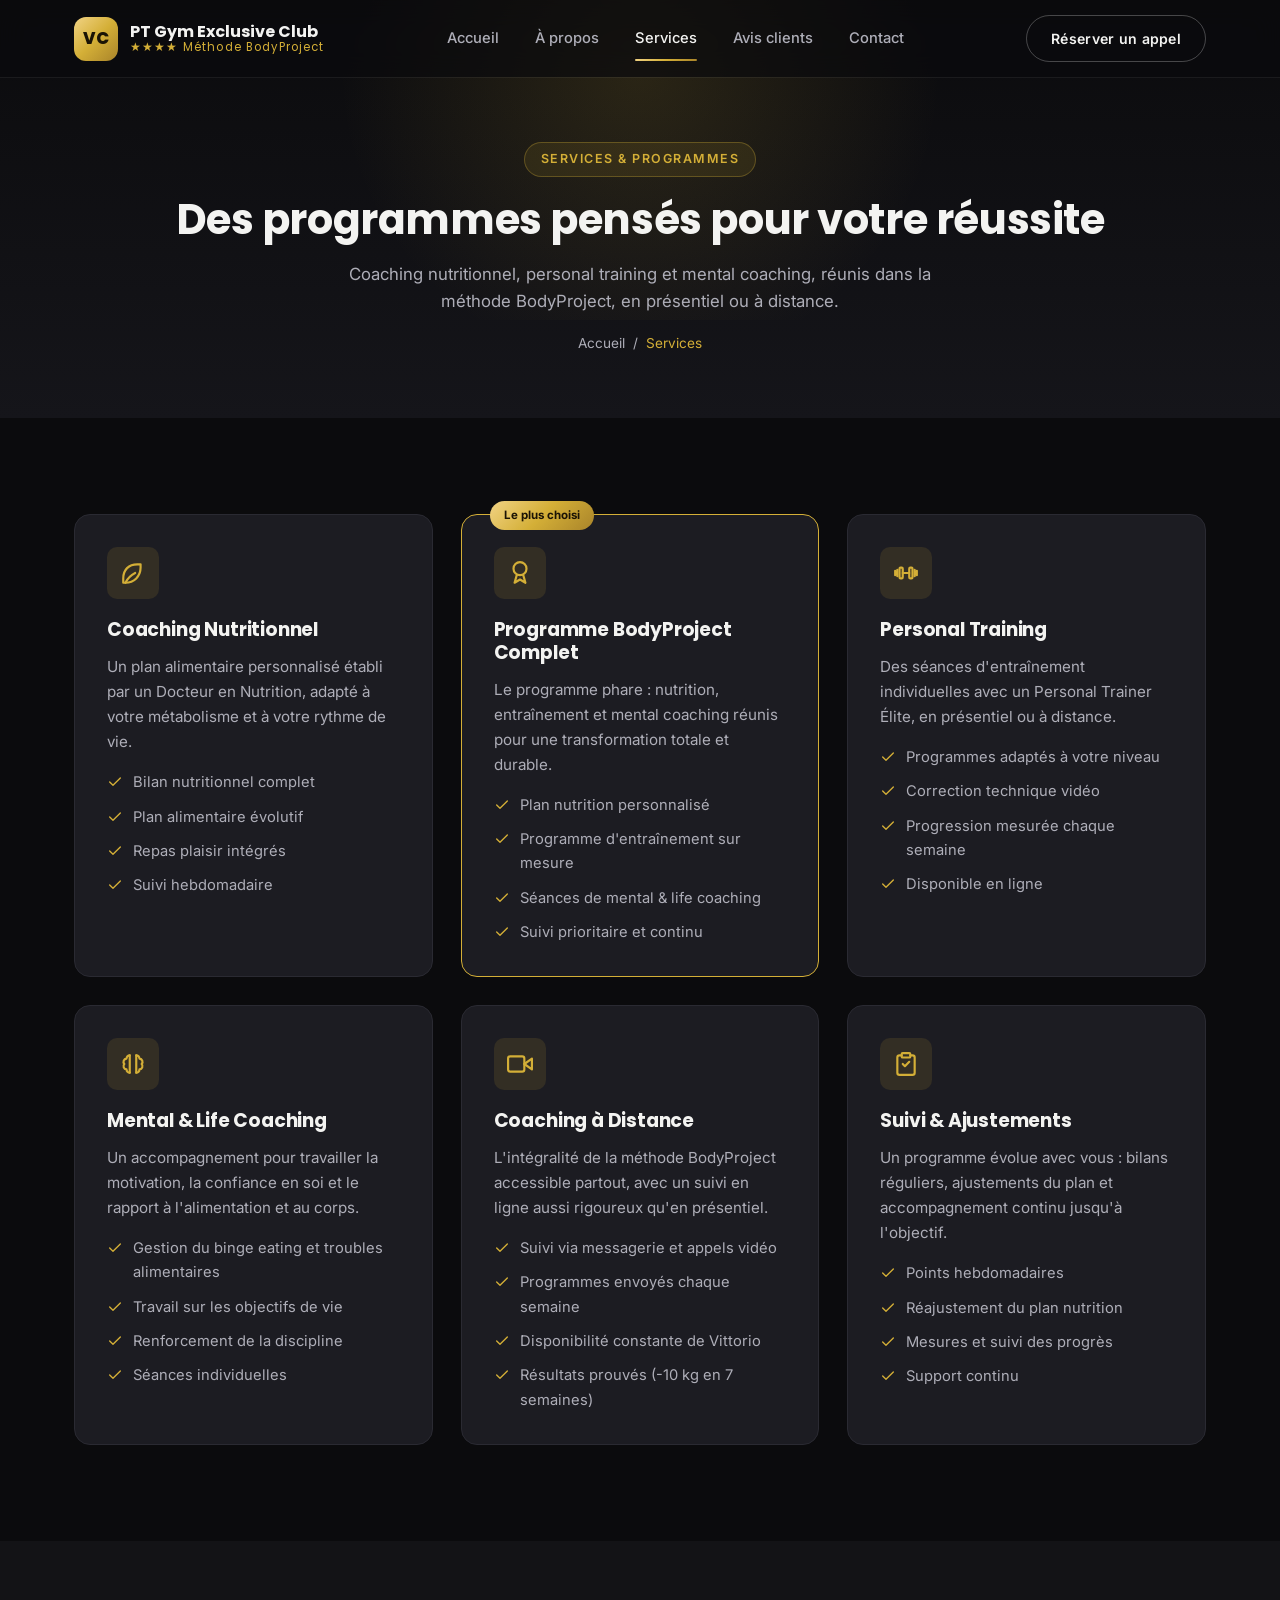
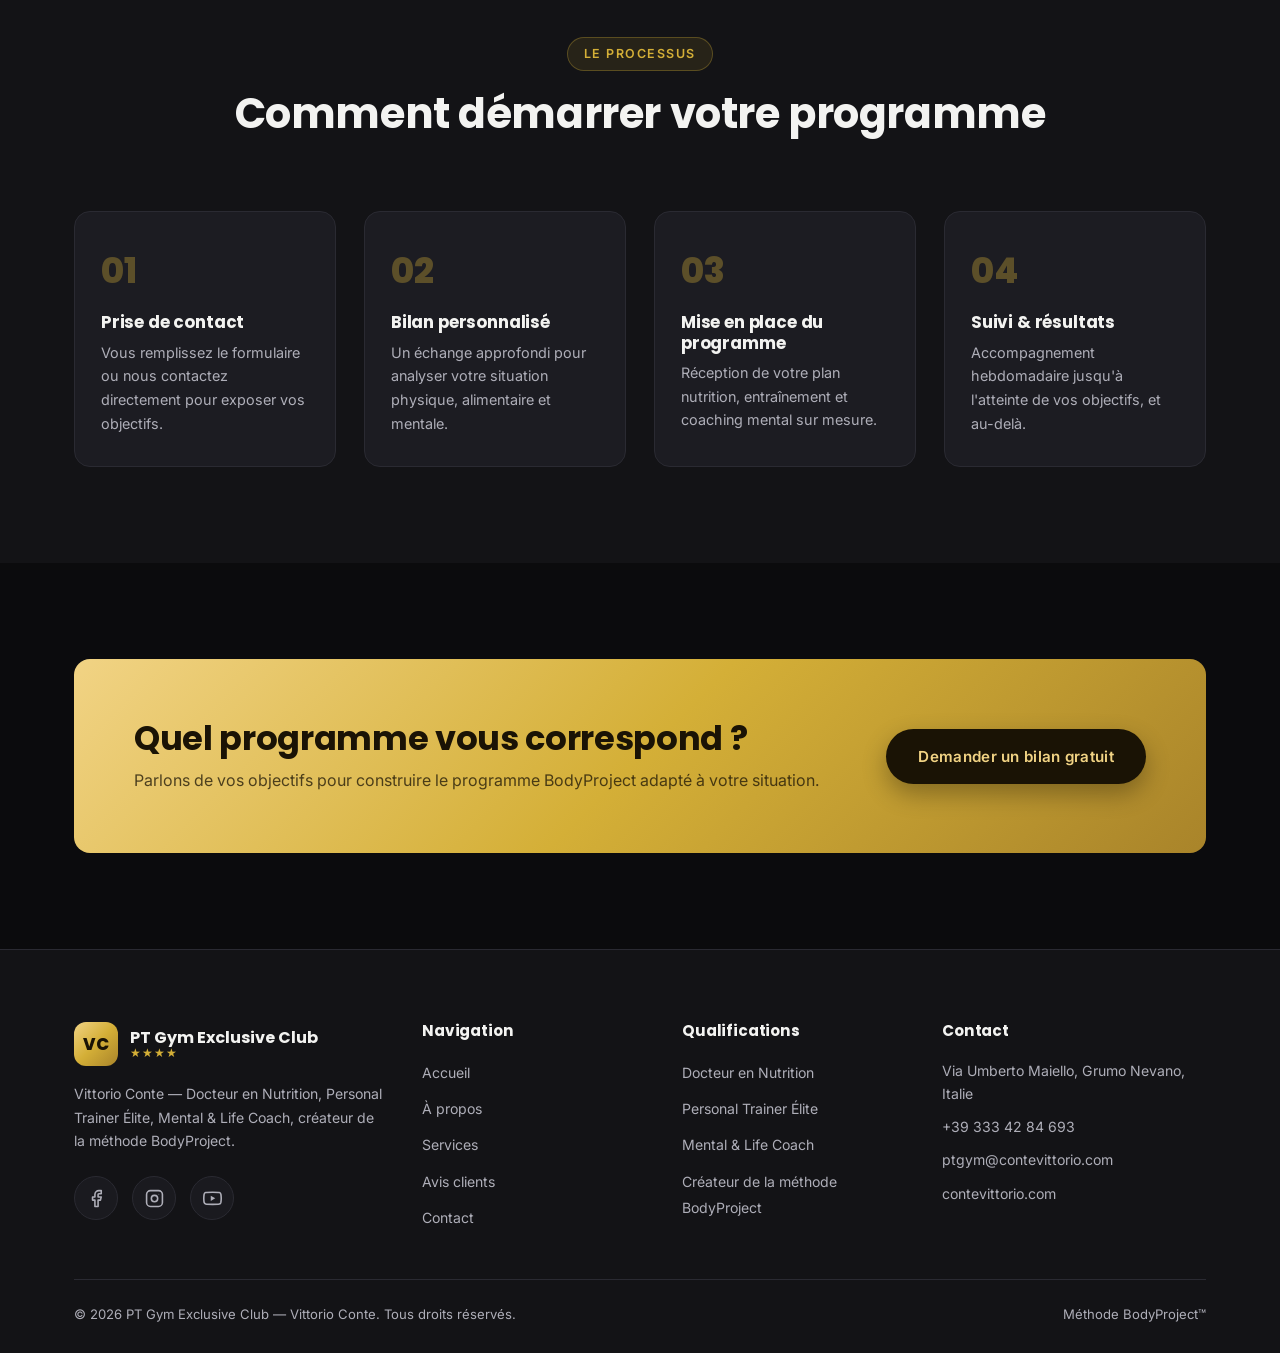
<file: services.html>
<!DOCTYPE html>
<html lang="fr">
<head>
<meta charset="UTF-8">
<meta name="viewport" content="width=device-width, initial-scale=1.0">
<title>Services &amp; Programmes BodyProject | PT Gym Exclusive Club</title>
<meta name="description" content="Découvrez les programmes de coaching nutritionnel, personal training et mental coaching de Vittorio Conte, en présentiel ou à distance.">
<link rel="preconnect" href="https://fonts.googleapis.com">
<link rel="preconnect" href="https://fonts.gstatic.com" crossorigin>
<link href="https://fonts.googleapis.com/css2?family=Poppins:wght@600;700;800&family=Inter:wght@400;500;600;700&display=swap" rel="stylesheet">
<link rel="stylesheet" href="assets/css/style.css">
<script>document.documentElement.classList.add("js-ready");</script>
</head>
<body>

<header class="site-header">
  <div class="container">
    <a href="index.html" class="brand">
      <span class="brand-mark">VC</span>
      <span class="brand-text">
        <span class="brand-name">PT Gym Exclusive Club</span>
        <span class="brand-stars">★★★★ Méthode BodyProject</span>
      </span>
    </a>
    <nav class="nav-links">
      <a href="index.html">Accueil</a>
      <a href="a-propos.html">À propos</a>
      <a href="services.html" class="active">Services</a>
      <a href="avis.html">Avis clients</a>
      <a href="contact.html">Contact</a>
    </nav>
    <div class="nav-actions">
      <a href="contact.html" class="btn btn-outline">Réserver un appel</a>
      <button class="nav-toggle" aria-label="Ouvrir le menu">
        <span></span><span></span><span></span>
      </button>
    </div>
  </div>
</header>

<main>

  <section class="page-hero">
    <div class="container">
      <span class="section-tag">Services &amp; Programmes</span>
      <h1 class="section-title">Des programmes pensés pour votre réussite</h1>
      <p class="section-subtitle">Coaching nutritionnel, personal training et mental coaching, réunis dans la méthode BodyProject, en présentiel ou à distance.</p>
      <div class="breadcrumb">
        <a href="index.html">Accueil</a><span class="sep">/</span><span class="current">Services</span>
      </div>
    </div>
  </section>

  <!-- Programmes principaux -->
  <section>
    <div class="container">
      <div class="grid grid-3">

        <div class="card reveal">
          <span class="icon-badge">
            <svg viewBox="0 0 24 24" fill="none" stroke="currentColor" stroke-width="2" stroke-linecap="round" stroke-linejoin="round"><path d="M5 21c8 0 14-6 14-14V4h-3C8 4 3 9 3 17v4z"/><path d="M5 21c2-4 5-7 9-9"/></svg>
          </span>
          <h3>Coaching Nutritionnel</h3>
          <p>Un plan alimentaire personnalisé établi par un Docteur en Nutrition, adapté à votre métabolisme et à votre rythme de vie.</p>
          <ul>
            <li><svg viewBox="0 0 24 24" fill="none" stroke="currentColor" stroke-width="2" stroke-linecap="round" stroke-linejoin="round"><polyline points="20 6 9 17 4 12"/></svg> Bilan nutritionnel complet</li>
            <li><svg viewBox="0 0 24 24" fill="none" stroke="currentColor" stroke-width="2" stroke-linecap="round" stroke-linejoin="round"><polyline points="20 6 9 17 4 12"/></svg> Plan alimentaire évolutif</li>
            <li><svg viewBox="0 0 24 24" fill="none" stroke="currentColor" stroke-width="2" stroke-linecap="round" stroke-linejoin="round"><polyline points="20 6 9 17 4 12"/></svg> Repas plaisir intégrés</li>
            <li><svg viewBox="0 0 24 24" fill="none" stroke="currentColor" stroke-width="2" stroke-linecap="round" stroke-linejoin="round"><polyline points="20 6 9 17 4 12"/></svg> Suivi hebdomadaire</li>
          </ul>
        </div>

        <div class="card card-featured reveal">
          <span class="icon-badge">
            <svg viewBox="0 0 24 24" fill="none" stroke="currentColor" stroke-width="2" stroke-linecap="round" stroke-linejoin="round"><circle cx="12" cy="8" r="6"/><path d="M9 14l-2 7 5-3 5 3-2-7"/></svg>
          </span>
          <h3>Programme BodyProject Complet</h3>
          <p>Le programme phare : nutrition, entraînement et mental coaching réunis pour une transformation totale et durable.</p>
          <ul>
            <li><svg viewBox="0 0 24 24" fill="none" stroke="currentColor" stroke-width="2" stroke-linecap="round" stroke-linejoin="round"><polyline points="20 6 9 17 4 12"/></svg> Plan nutrition personnalisé</li>
            <li><svg viewBox="0 0 24 24" fill="none" stroke="currentColor" stroke-width="2" stroke-linecap="round" stroke-linejoin="round"><polyline points="20 6 9 17 4 12"/></svg> Programme d'entraînement sur mesure</li>
            <li><svg viewBox="0 0 24 24" fill="none" stroke="currentColor" stroke-width="2" stroke-linecap="round" stroke-linejoin="round"><polyline points="20 6 9 17 4 12"/></svg> Séances de mental &amp; life coaching</li>
            <li><svg viewBox="0 0 24 24" fill="none" stroke="currentColor" stroke-width="2" stroke-linecap="round" stroke-linejoin="round"><polyline points="20 6 9 17 4 12"/></svg> Suivi prioritaire et continu</li>
          </ul>
        </div>

        <div class="card reveal">
          <span class="icon-badge">
            <svg viewBox="0 0 24 24" fill="none" stroke="currentColor" stroke-width="2" stroke-linecap="round" stroke-linejoin="round"><path d="M4 9v6M2 10v4M22 10v4M20 9v6M9 12h6"/><rect x="6" y="7" width="3" height="10" rx="1"/><rect x="15" y="7" width="3" height="10" rx="1"/></svg>
          </span>
          <h3>Personal Training</h3>
          <p>Des séances d'entraînement individuelles avec un Personal Trainer Élite, en présentiel ou à distance.</p>
          <ul>
            <li><svg viewBox="0 0 24 24" fill="none" stroke="currentColor" stroke-width="2" stroke-linecap="round" stroke-linejoin="round"><polyline points="20 6 9 17 4 12"/></svg> Programmes adaptés à votre niveau</li>
            <li><svg viewBox="0 0 24 24" fill="none" stroke="currentColor" stroke-width="2" stroke-linecap="round" stroke-linejoin="round"><polyline points="20 6 9 17 4 12"/></svg> Correction technique vidéo</li>
            <li><svg viewBox="0 0 24 24" fill="none" stroke="currentColor" stroke-width="2" stroke-linecap="round" stroke-linejoin="round"><polyline points="20 6 9 17 4 12"/></svg> Progression mesurée chaque semaine</li>
            <li><svg viewBox="0 0 24 24" fill="none" stroke="currentColor" stroke-width="2" stroke-linecap="round" stroke-linejoin="round"><polyline points="20 6 9 17 4 12"/></svg> Disponible en ligne</li>
          </ul>
        </div>

        <div class="card reveal">
          <span class="icon-badge">
            <svg viewBox="0 0 24 24" fill="none" stroke="currentColor" stroke-width="2" stroke-linecap="round" stroke-linejoin="round"><path d="M9 4a3 3 0 0 0-3 3 3 3 0 0 0-2 5 3 3 0 0 0 2 5h0a3 3 0 0 0 3 3"/><path d="M15 4a3 3 0 0 1 3 3 3 3 0 0 1 2 5 3 3 0 0 1-2 5h0a3 3 0 0 1-3 3"/><path d="M9 4v16M15 4v16"/></svg>
          </span>
          <h3>Mental &amp; Life Coaching</h3>
          <p>Un accompagnement pour travailler la motivation, la confiance en soi et le rapport à l'alimentation et au corps.</p>
          <ul>
            <li><svg viewBox="0 0 24 24" fill="none" stroke="currentColor" stroke-width="2" stroke-linecap="round" stroke-linejoin="round"><polyline points="20 6 9 17 4 12"/></svg> Gestion du binge eating et troubles alimentaires</li>
            <li><svg viewBox="0 0 24 24" fill="none" stroke="currentColor" stroke-width="2" stroke-linecap="round" stroke-linejoin="round"><polyline points="20 6 9 17 4 12"/></svg> Travail sur les objectifs de vie</li>
            <li><svg viewBox="0 0 24 24" fill="none" stroke="currentColor" stroke-width="2" stroke-linecap="round" stroke-linejoin="round"><polyline points="20 6 9 17 4 12"/></svg> Renforcement de la discipline</li>
            <li><svg viewBox="0 0 24 24" fill="none" stroke="currentColor" stroke-width="2" stroke-linecap="round" stroke-linejoin="round"><polyline points="20 6 9 17 4 12"/></svg> Séances individuelles</li>
          </ul>
        </div>

        <div class="card reveal">
          <span class="icon-badge">
            <svg viewBox="0 0 24 24" fill="none" stroke="currentColor" stroke-width="2" stroke-linecap="round" stroke-linejoin="round"><polygon points="23 7 16 12 23 17 23 7"/><rect x="1" y="5" width="15" height="14" rx="2"/></svg>
          </span>
          <h3>Coaching à Distance</h3>
          <p>L'intégralité de la méthode BodyProject accessible partout, avec un suivi en ligne aussi rigoureux qu'en présentiel.</p>
          <ul>
            <li><svg viewBox="0 0 24 24" fill="none" stroke="currentColor" stroke-width="2" stroke-linecap="round" stroke-linejoin="round"><polyline points="20 6 9 17 4 12"/></svg> Suivi via messagerie et appels vidéo</li>
            <li><svg viewBox="0 0 24 24" fill="none" stroke="currentColor" stroke-width="2" stroke-linecap="round" stroke-linejoin="round"><polyline points="20 6 9 17 4 12"/></svg> Programmes envoyés chaque semaine</li>
            <li><svg viewBox="0 0 24 24" fill="none" stroke="currentColor" stroke-width="2" stroke-linecap="round" stroke-linejoin="round"><polyline points="20 6 9 17 4 12"/></svg> Disponibilité constante de Vittorio</li>
            <li><svg viewBox="0 0 24 24" fill="none" stroke="currentColor" stroke-width="2" stroke-linecap="round" stroke-linejoin="round"><polyline points="20 6 9 17 4 12"/></svg> Résultats prouvés (-10 kg en 7 semaines)</li>
          </ul>
        </div>

        <div class="card reveal">
          <span class="icon-badge">
            <svg viewBox="0 0 24 24" fill="none" stroke="currentColor" stroke-width="2" stroke-linecap="round" stroke-linejoin="round"><rect x="8" y="2" width="8" height="4" rx="1"/><path d="M16 4h2a2 2 0 0 1 2 2v14a2 2 0 0 1-2 2H6a2 2 0 0 1-2-2V6a2 2 0 0 1 2-2h2"/><path d="M9 12l2 2 4-4"/></svg>
          </span>
          <h3>Suivi &amp; Ajustements</h3>
          <p>Un programme évolue avec vous : bilans réguliers, ajustements du plan et accompagnement continu jusqu'à l'objectif.</p>
          <ul>
            <li><svg viewBox="0 0 24 24" fill="none" stroke="currentColor" stroke-width="2" stroke-linecap="round" stroke-linejoin="round"><polyline points="20 6 9 17 4 12"/></svg> Points hebdomadaires</li>
            <li><svg viewBox="0 0 24 24" fill="none" stroke="currentColor" stroke-width="2" stroke-linecap="round" stroke-linejoin="round"><polyline points="20 6 9 17 4 12"/></svg> Réajustement du plan nutrition</li>
            <li><svg viewBox="0 0 24 24" fill="none" stroke="currentColor" stroke-width="2" stroke-linecap="round" stroke-linejoin="round"><polyline points="20 6 9 17 4 12"/></svg> Mesures et suivi des progrès</li>
            <li><svg viewBox="0 0 24 24" fill="none" stroke="currentColor" stroke-width="2" stroke-linecap="round" stroke-linejoin="round"><polyline points="20 6 9 17 4 12"/></svg> Support continu</li>
          </ul>
        </div>

      </div>
    </div>
  </section>

  <!-- Comment ça marche -->
  <section style="background: var(--color-bg-alt);">
    <div class="container">
      <div class="section-header reveal">
        <span class="section-tag">Le processus</span>
        <h2 class="section-title">Comment démarrer votre programme</h2>
      </div>
      <div class="steps">
        <div class="step reveal">
          <div class="step-num">01</div>
          <h4>Prise de contact</h4>
          <p>Vous remplissez le formulaire ou nous contactez directement pour exposer vos objectifs.</p>
        </div>
        <div class="step reveal">
          <div class="step-num">02</div>
          <h4>Bilan personnalisé</h4>
          <p>Un échange approfondi pour analyser votre situation physique, alimentaire et mentale.</p>
        </div>
        <div class="step reveal">
          <div class="step-num">03</div>
          <h4>Mise en place du programme</h4>
          <p>Réception de votre plan nutrition, entraînement et coaching mental sur mesure.</p>
        </div>
        <div class="step reveal">
          <div class="step-num">04</div>
          <h4>Suivi &amp; résultats</h4>
          <p>Accompagnement hebdomadaire jusqu'à l'atteinte de vos objectifs, et au-delà.</p>
        </div>
      </div>
    </div>
  </section>

  <section>
    <div class="container">
      <div class="cta-band reveal">
        <div>
          <h2>Quel programme vous correspond ?</h2>
          <p>Parlons de vos objectifs pour construire le programme BodyProject adapté à votre situation.</p>
        </div>
        <a href="contact.html" class="btn btn-primary">Demander un bilan gratuit</a>
      </div>
    </div>
  </section>

</main>

<footer class="site-footer">
  <div class="container">
    <div class="footer-grid">
      <div class="footer-col">
        <a href="index.html" class="brand" style="margin-bottom: 16px; display: inline-flex;">
          <span class="brand-mark">VC</span>
          <span class="brand-text">
            <span class="brand-name">PT Gym Exclusive Club</span>
            <span class="brand-stars">★★★★</span>
          </span>
        </a>
        <p>Vittorio Conte &mdash; Docteur en Nutrition, Personal Trainer Élite, Mental &amp; Life Coach, créateur de la méthode BodyProject.</p>
        <div class="social-row">
          <a href="https://facebook.com/ptgymcontevittorio" target="_blank" rel="noopener" aria-label="Facebook">
            <svg viewBox="0 0 24 24" fill="none" stroke="currentColor" stroke-width="2" stroke-linecap="round" stroke-linejoin="round"><path d="M18 2h-3a5 5 0 0 0-5 5v3H7v4h3v8h4v-8h3l1-4h-4V7a1 1 0 0 1 1-1h3z"/></svg>
          </a>
          <a href="https://instagram.com/ptgymcontevittorio" target="_blank" rel="noopener" aria-label="Instagram">
            <svg viewBox="0 0 24 24" fill="none" stroke="currentColor" stroke-width="2" stroke-linecap="round" stroke-linejoin="round"><rect x="2" y="2" width="20" height="20" rx="5"/><circle cx="12" cy="12" r="4"/><circle cx="17.5" cy="6.5" r="0.6" fill="currentColor" stroke="none"/></svg>
          </a>
          <a href="https://youtube.com/@contevittorio" target="_blank" rel="noopener" aria-label="YouTube">
            <svg viewBox="0 0 24 24" fill="none" stroke="currentColor" stroke-width="2" stroke-linecap="round" stroke-linejoin="round"><path d="M22.54 6.42a2.78 2.78 0 0 0-1.94-2C18.88 4 12 4 12 4s-6.88 0-8.6.46a2.78 2.78 0 0 0-1.94 2A29 29 0 0 0 1 11.75a29 29 0 0 0 .46 5.33A2.78 2.78 0 0 0 3.4 19c1.72.46 8.6.46 8.6.46s6.88 0 8.6-.46a2.78 2.78 0 0 0 1.94-2 29 29 0 0 0 .46-5.25 29 29 0 0 0-.46-5.33z"/><polygon points="9.75 15.02 15.5 11.75 9.75 8.48 9.75 15.02" fill="currentColor" stroke="none"/></svg>
          </a>
        </div>
      </div>
      <div class="footer-col">
        <h4>Navigation</h4>
        <ul>
          <li><a href="index.html">Accueil</a></li>
          <li><a href="a-propos.html">À propos</a></li>
          <li><a href="services.html">Services</a></li>
          <li><a href="avis.html">Avis clients</a></li>
          <li><a href="contact.html">Contact</a></li>
        </ul>
      </div>
      <div class="footer-col">
        <h4>Qualifications</h4>
        <ul>
          <li><a href="a-propos.html">Docteur en Nutrition</a></li>
          <li><a href="a-propos.html">Personal Trainer Élite</a></li>
          <li><a href="a-propos.html">Mental &amp; Life Coach</a></li>
          <li><a href="a-propos.html">Créateur de la méthode BodyProject</a></li>
        </ul>
      </div>
      <div class="footer-col">
        <h4>Contact</h4>
        <p>Via Umberto Maiello, Grumo Nevano, Italie</p>
        <p><a href="tel:+393334284693">+39 333 42 84 693</a></p>
        <p><a href="mailto:ptgym@contevittorio.com">ptgym@contevittorio.com</a></p>
        <p><a href="https://contevittorio.com" target="_blank" rel="noopener">contevittorio.com</a></p>
      </div>
    </div>
    <div class="footer-bottom">
      <span>&copy; <span id="current-year"></span> PT Gym Exclusive Club &mdash; Vittorio Conte. Tous droits réservés.</span>
      <span>Méthode BodyProject&trade;</span>
    </div>
  </div>
</footer>

<button class="back-to-top" aria-label="Retour en haut">
  <svg viewBox="0 0 24 24" fill="none" stroke="currentColor" stroke-width="2" stroke-linecap="round" stroke-linejoin="round"><line x1="12" y1="19" x2="12" y2="5"/><polyline points="5 12 12 5 19 12"/></svg>
</button>

<script src="assets/js/main.js"></script>
</body>
</html>
</file>
<file: assets/css/style.css>
/* ===================================================================
   PT Gym Exclusive Club - Vittorio Conte - Méthode BodyProject
   Feuille de style principale
   =================================================================== */

:root {
  --color-bg: #0b0b0d;
  --color-bg-alt: #131316;
  --color-bg-soft: #1a1a1f;
  --color-card: #1c1c22;
  --color-card-border: #2a2a32;
  --color-text: #f3f3f1;
  --color-text-muted: #aeaeb8;
  --color-gold: #d4af37;
  --color-gold-light: #f1d384;
  --color-gold-dark: #a9842a;
  --gradient-gold: linear-gradient(135deg, #f1d384 0%, #d4af37 50%, #a9842a 100%);
  --gradient-dark: linear-gradient(180deg, #0b0b0d 0%, #15151a 100%);
  --shadow-soft: 0 10px 30px rgba(0, 0, 0, 0.45);
  --shadow-gold: 0 10px 25px rgba(212, 175, 55, 0.25);
  --radius: 16px;
  --radius-sm: 10px;
  --container-width: 1180px;
  --header-height: 78px;
  --font-heading: "Poppins", "Segoe UI", sans-serif;
  --font-body: "Inter", "Segoe UI", sans-serif;
}

* {
  margin: 0;
  padding: 0;
  box-sizing: border-box;
}

html {
  scroll-behavior: smooth;
}

body {
  background-color: var(--color-bg);
  color: var(--color-text);
  font-family: var(--font-body);
  line-height: 1.65;
  -webkit-font-smoothing: antialiased;
  overflow-x: hidden;
}

img, svg {
  max-width: 100%;
  display: block;
}

a {
  color: inherit;
  text-decoration: none;
}

ul {
  list-style: none;
}

button {
  font-family: inherit;
  cursor: pointer;
  border: none;
  background: none;
}

h1, h2, h3, h4 {
  font-family: var(--font-heading);
  font-weight: 700;
  line-height: 1.2;
  letter-spacing: -0.01em;
}

.container {
  width: 100%;
  max-width: var(--container-width);
  margin: 0 auto;
  padding: 0 24px;
}

section {
  padding: 96px 0;
}

@media (max-width: 768px) {
  section { padding: 64px 0; }
}

.section-tag {
  display: inline-flex;
  align-items: center;
  gap: 8px;
  font-size: 0.78rem;
  font-weight: 600;
  letter-spacing: 0.12em;
  text-transform: uppercase;
  color: var(--color-gold);
  background: rgba(212, 175, 55, 0.1);
  border: 1px solid rgba(212, 175, 55, 0.3);
  padding: 6px 16px;
  border-radius: 999px;
  margin-bottom: 18px;
}

.section-title {
  font-size: clamp(1.8rem, 4vw, 2.6rem);
  margin-bottom: 16px;
}

.section-subtitle {
  color: var(--color-text-muted);
  font-size: 1.05rem;
  max-width: 640px;
}

.section-header {
  text-align: center;
  margin: 0 auto 56px;
  display: flex;
  flex-direction: column;
  align-items: center;
}

.section-header .section-subtitle {
  margin: 0 auto;
}

.gold-text {
  background: var(--gradient-gold);
  -webkit-background-clip: text;
  background-clip: text;
  color: transparent;
}

/* ---------------- Buttons ---------------- */

.btn {
  display: inline-flex;
  align-items: center;
  justify-content: center;
  gap: 10px;
  padding: 15px 32px;
  border-radius: 999px;
  font-weight: 600;
  font-size: 0.95rem;
  letter-spacing: 0.02em;
  transition: transform 0.25s ease, box-shadow 0.25s ease, background 0.25s ease;
  white-space: nowrap;
}

.btn-primary {
  background: var(--gradient-gold);
  color: #1a1305;
  box-shadow: var(--shadow-gold);
}

.btn-primary:hover {
  transform: translateY(-3px);
  box-shadow: 0 16px 32px rgba(212, 175, 55, 0.35);
}

.btn-outline {
  background: transparent;
  color: var(--color-text);
  border: 1px solid rgba(255, 255, 255, 0.25);
}

.btn-outline:hover {
  border-color: var(--color-gold);
  color: var(--color-gold);
  transform: translateY(-3px);
}

.btn-block {
  width: 100%;
}

.cta-row {
  display: flex;
  gap: 18px;
  flex-wrap: wrap;
}

/* ---------------- Header / Nav ---------------- */

.site-header {
  position: fixed;
  top: 0;
  left: 0;
  right: 0;
  z-index: 1000;
  height: var(--header-height);
  display: flex;
  align-items: center;
  border-bottom: 1px solid rgba(255, 255, 255, 0.06);
}

.site-header::before {
  content: "";
  position: absolute;
  inset: 0;
  background: rgba(11, 11, 13, 0.7);
  backdrop-filter: blur(14px);
  -webkit-backdrop-filter: blur(14px);
  z-index: -1;
  transition: background 0.3s ease;
}

.site-header.scrolled::before {
  background: rgba(11, 11, 13, 0.92);
}

.site-header .container {
  display: flex;
  align-items: center;
  justify-content: space-between;
  width: 100%;
}

.brand {
  display: flex;
  align-items: center;
  gap: 12px;
  font-family: var(--font-heading);
}

.brand-mark {
  width: 44px;
  height: 44px;
  border-radius: 12px;
  background: var(--gradient-gold);
  color: #1a1305;
  display: flex;
  align-items: center;
  justify-content: center;
  font-weight: 800;
  font-size: 1.05rem;
  letter-spacing: -0.02em;
  flex-shrink: 0;
}

.brand-text {
  display: flex;
  flex-direction: column;
  line-height: 1.15;
}

.brand-text .brand-name {
  font-weight: 700;
  font-size: 1rem;
  color: var(--color-text);
}

.brand-text .brand-stars {
  color: var(--color-gold);
  font-size: 0.72rem;
  letter-spacing: 0.1em;
}

.nav-links {
  display: flex;
  align-items: center;
  gap: 36px;
}

.nav-links a {
  font-size: 0.92rem;
  font-weight: 500;
  color: var(--color-text-muted);
  position: relative;
  padding: 6px 0;
  transition: color 0.2s ease;
}

.nav-links a:hover,
.nav-links a.active {
  color: var(--color-text);
}

.nav-links a.active::after {
  content: "";
  position: absolute;
  left: 0;
  right: 0;
  bottom: -4px;
  height: 2px;
  background: var(--gradient-gold);
  border-radius: 2px;
}

.nav-actions {
  display: flex;
  align-items: center;
  gap: 20px;
}

.nav-actions .btn {
  padding: 11px 24px;
  font-size: 0.88rem;
}

.nav-toggle {
  display: none;
  flex-direction: column;
  justify-content: center;
  gap: 5px;
  width: 40px;
  height: 40px;
  z-index: 1100;
}

.nav-toggle span {
  display: block;
  height: 2px;
  width: 100%;
  background: var(--color-text);
  border-radius: 2px;
  transition: transform 0.3s ease, opacity 0.3s ease;
}

@media (max-width: 920px) {
  .nav-links {
    position: fixed;
    top: var(--header-height);
    left: 0;
    right: 0;
    bottom: 0;
    background: rgba(11, 11, 13, 0.98);
    flex-direction: column;
    justify-content: center;
    gap: 32px;
    transform: translateX(100%);
    transition: transform 0.35s ease;
    backdrop-filter: blur(10px);
  }

  .nav-links.open {
    transform: translateX(0);
  }

  .nav-links a {
    font-size: 1.3rem;
  }

  .nav-actions .btn-outline {
    display: none;
  }

  .nav-toggle {
    display: flex;
  }

  body.nav-open {
    overflow: hidden;
  }

  .nav-toggle.active span:nth-child(1) {
    transform: translateY(7px) rotate(45deg);
  }
  .nav-toggle.active span:nth-child(2) {
    opacity: 0;
  }
  .nav-toggle.active span:nth-child(3) {
    transform: translateY(-7px) rotate(-45deg);
  }
}

/* ---------------- Hero ---------------- */

.hero {
  position: relative;
  padding-top: calc(var(--header-height) + 90px);
  padding-bottom: 100px;
  overflow: hidden;
  background:
    linear-gradient(180deg, rgba(11, 11, 13, 0.92) 0%, rgba(11, 11, 13, 0.88) 55%, #0b0b0d 100%),
    url("img/team-photo.jpg") center 20% / cover no-repeat;
}

.hero::before {
  content: "";
  position: absolute;
  top: -200px;
  right: -160px;
  width: 600px;
  height: 600px;
  background: radial-gradient(circle, rgba(212, 175, 55, 0.18), transparent 70%);
  pointer-events: none;
}

.hero::after {
  content: "";
  position: absolute;
  bottom: -240px;
  left: -200px;
  width: 560px;
  height: 560px;
  background: radial-gradient(circle, rgba(212, 175, 55, 0.1), transparent 70%);
  pointer-events: none;
}

.hero-grid {
  display: grid;
  grid-template-columns: 1.1fr 0.9fr;
  gap: 56px;
  align-items: center;
  position: relative;
  z-index: 1;
}

.hero-title {
  font-size: clamp(2.3rem, 5vw, 3.6rem);
  margin-bottom: 22px;
}

.hero-text {
  color: var(--color-text-muted);
  font-size: 1.1rem;
  max-width: 540px;
  margin-bottom: 36px;
}

.hero-stats {
  display: flex;
  gap: 36px;
  margin-top: 48px;
  flex-wrap: wrap;
}

.hero-stat-num {
  font-family: var(--font-heading);
  font-size: 1.9rem;
  font-weight: 800;
  color: var(--color-gold);
}

.hero-stat-label {
  font-size: 0.82rem;
  color: var(--color-text-muted);
}

.hero-visual {
  position: relative;
}

.hero-card {
  background: var(--color-card);
  border: 1px solid var(--color-card-border);
  border-radius: var(--radius);
  padding: 36px;
  box-shadow: var(--shadow-soft);
  position: relative;
}

.hero-card-badge {
  position: absolute;
  top: -18px;
  right: 28px;
  background: var(--gradient-gold);
  color: #1a1305;
  font-weight: 700;
  font-size: 0.8rem;
  padding: 8px 18px;
  border-radius: 999px;
  box-shadow: var(--shadow-gold);
}

.hero-card h3 {
  font-size: 1.3rem;
  margin-bottom: 18px;
}

.hero-pillars {
  display: flex;
  flex-direction: column;
  gap: 16px;
}

.hero-pillar {
  display: flex;
  align-items: center;
  gap: 14px;
  padding: 14px 16px;
  background: var(--color-bg-soft);
  border-radius: var(--radius-sm);
  border: 1px solid var(--color-card-border);
}

.icon-badge {
  width: 42px;
  height: 42px;
  border-radius: 10px;
  background: rgba(212, 175, 55, 0.12);
  color: var(--color-gold);
  display: flex;
  align-items: center;
  justify-content: center;
  flex-shrink: 0;
}

.icon-badge svg {
  width: 22px;
  height: 22px;
}

.hero-pillar-text strong {
  display: block;
  font-size: 0.95rem;
}

.hero-pillar-text span {
  font-size: 0.8rem;
  color: var(--color-text-muted);
}

@media (max-width: 920px) {
  .hero-grid {
    grid-template-columns: 1fr;
  }
  .hero-text {
    max-width: 100%;
  }
}

/* ---------------- Page Hero (sub pages) ---------------- */

.page-hero {
  padding-top: calc(var(--header-height) + 64px);
  padding-bottom: 64px;
  background: var(--gradient-dark);
  text-align: center;
  position: relative;
  overflow: hidden;
}

.page-hero::before {
  content: "";
  position: absolute;
  top: -180px;
  left: 50%;
  transform: translateX(-50%);
  width: 700px;
  height: 500px;
  background: radial-gradient(circle, rgba(212, 175, 55, 0.15), transparent 70%);
  pointer-events: none;
}

.page-hero .container {
  position: relative;
  z-index: 1;
  display: flex;
  flex-direction: column;
  align-items: center;
}

.breadcrumb {
  margin-top: 16px;
  color: var(--color-text-muted);
  font-size: 0.85rem;
}

.breadcrumb a {
  color: var(--color-text-muted);
}

.breadcrumb a:hover {
  color: var(--color-gold);
}

.breadcrumb .sep {
  margin: 0 8px;
}

.breadcrumb .current {
  color: var(--color-gold);
}

/* ---------------- Cards / Grids ---------------- */

.grid {
  display: grid;
  gap: 28px;
}

.grid-2 { grid-template-columns: repeat(2, 1fr); }
.grid-3 { grid-template-columns: repeat(3, 1fr); }
.grid-4 { grid-template-columns: repeat(4, 1fr); }

@media (max-width: 980px) {
  .grid-3, .grid-4 { grid-template-columns: repeat(2, 1fr); }
}

@media (max-width: 640px) {
  .grid-2, .grid-3, .grid-4 { grid-template-columns: 1fr; }
}

.card {
  background: var(--color-card);
  border: 1px solid var(--color-card-border);
  border-radius: var(--radius);
  padding: 32px;
  transition: transform 0.3s ease, border-color 0.3s ease, box-shadow 0.3s ease;
}

.card:hover {
  transform: translateY(-6px);
  border-color: rgba(212, 175, 55, 0.4);
  box-shadow: var(--shadow-soft);
}

.card .icon-badge {
  margin-bottom: 20px;
  width: 52px;
  height: 52px;
}

.card .icon-badge svg {
  width: 26px;
  height: 26px;
}

.card h3 {
  font-size: 1.18rem;
  margin-bottom: 12px;
}

.card p {
  color: var(--color-text-muted);
  font-size: 0.95rem;
}

.card ul {
  margin-top: 16px;
  display: flex;
  flex-direction: column;
  gap: 10px;
}

.card ul li {
  display: flex;
  align-items: flex-start;
  gap: 10px;
  font-size: 0.92rem;
  color: var(--color-text-muted);
}

.card ul li svg {
  width: 16px;
  height: 16px;
  color: var(--color-gold);
  flex-shrink: 0;
  margin-top: 4px;
}

.card-featured {
  border-color: var(--color-gold);
  position: relative;
}

.card-featured::before {
  content: "Le plus choisi";
  position: absolute;
  top: -14px;
  left: 28px;
  background: var(--gradient-gold);
  color: #1a1305;
  font-size: 0.72rem;
  font-weight: 700;
  padding: 5px 14px;
  border-radius: 999px;
}

/* ---------------- Stats Band ---------------- */

.stats-band {
  background: var(--color-bg-alt);
  border-top: 1px solid var(--color-card-border);
  border-bottom: 1px solid var(--color-card-border);
}

.stats-band .grid-4 {
  text-align: center;
}

.stat-item .stat-num {
  font-family: var(--font-heading);
  font-size: clamp(1.8rem, 3vw, 2.4rem);
  font-weight: 800;
  color: var(--color-gold);
  margin-bottom: 6px;
}

.stat-item .stat-label {
  color: var(--color-text-muted);
  font-size: 0.88rem;
}

/* ---------------- Steps ---------------- */

.steps {
  display: grid;
  grid-template-columns: repeat(4, 1fr);
  gap: 28px;
  counter-reset: step;
}

@media (max-width: 980px) {
  .steps { grid-template-columns: repeat(2, 1fr); }
}
@media (max-width: 640px) {
  .steps { grid-template-columns: 1fr; }
}

.step {
  position: relative;
  background: var(--color-card);
  border: 1px solid var(--color-card-border);
  border-radius: var(--radius);
  padding: 30px 26px;
}

.step-num {
  font-family: var(--font-heading);
  font-size: 2.2rem;
  font-weight: 800;
  color: rgba(212, 175, 55, 0.35);
  margin-bottom: 12px;
}

.step h4 {
  font-size: 1.05rem;
  margin-bottom: 8px;
}

.step p {
  color: var(--color-text-muted);
  font-size: 0.9rem;
}

/* ---------------- Testimonials ---------------- */

.stars {
  color: var(--color-gold);
  font-size: 0.95rem;
  letter-spacing: 2px;
  margin-bottom: 14px;
}

.testimonial-card {
  background: var(--color-card);
  border: 1px solid var(--color-card-border);
  border-radius: var(--radius);
  padding: 32px;
  display: flex;
  flex-direction: column;
  height: 100%;
}

.testimonial-quote {
  font-size: 0.98rem;
  color: var(--color-text);
  margin-bottom: 22px;
  flex-grow: 1;
}

.testimonial-author {
  display: flex;
  align-items: center;
  gap: 14px;
  border-top: 1px solid var(--color-card-border);
  padding-top: 18px;
}

.author-avatar {
  width: 44px;
  height: 44px;
  border-radius: 50%;
  background: var(--gradient-gold);
  color: #1a1305;
  display: flex;
  align-items: center;
  justify-content: center;
  font-weight: 700;
  flex-shrink: 0;
}

.author-name {
  font-weight: 600;
  font-size: 0.92rem;
}

.author-result {
  font-size: 0.8rem;
  color: var(--color-gold);
}

.transform-card {
  background: var(--color-card);
  border: 1px solid var(--color-card-border);
  border-radius: var(--radius);
  overflow: hidden;
}

.transform-card img {
  display: block;
  width: 100%;
  height: auto;
}

.transform-card-caption {
  padding: 22px 26px;
  display: flex;
  align-items: center;
  justify-content: space-between;
  gap: 16px;
  flex-wrap: wrap;
}

.transform-card-caption h4 {
  font-size: 1rem;
  margin-bottom: 4px;
}

.transform-card-caption span {
  font-size: 0.85rem;
  color: var(--color-text-muted);
}

.transform-card-tag {
  background: var(--gradient-gold);
  color: #1a1305;
  font-weight: 700;
  font-size: 0.85rem;
  padding: 6px 16px;
  border-radius: 999px;
  white-space: nowrap;
}

.reviews-banner {
  display: flex;
  align-items: center;
  justify-content: center;
  gap: 28px;
  flex-wrap: wrap;
  background: var(--color-card);
  border: 1px solid var(--color-card-border);
  border-radius: var(--radius);
  padding: 28px 36px;
  margin-bottom: 56px;
}

.reviews-banner .stat-item {
  text-align: center;
}

/* ---------------- Timeline (about page) ---------------- */

.qualif-list {
  display: flex;
  flex-direction: column;
  gap: 18px;
}

.qualif-item {
  display: flex;
  gap: 18px;
  align-items: flex-start;
  background: var(--color-card);
  border: 1px solid var(--color-card-border);
  border-radius: var(--radius-sm);
  padding: 20px 22px;
}

.qualif-item h4 {
  font-size: 1.02rem;
  margin-bottom: 4px;
}

.qualif-item p {
  color: var(--color-text-muted);
  font-size: 0.9rem;
}

.profile-card {
  background: var(--color-card);
  border: 1px solid var(--color-card-border);
  border-radius: var(--radius);
  padding: 12px;
  box-shadow: var(--shadow-soft);
}

.profile-photo {
  width: 100%;
  aspect-ratio: 4/5;
  border-radius: calc(var(--radius) - 4px);
  background: linear-gradient(160deg, #25252c, #0e0e10 70%);
  display: flex;
  align-items: center;
  justify-content: center;
  position: relative;
  overflow: hidden;
}

.profile-photo .initials {
  font-family: var(--font-heading);
  font-size: 5.5rem;
  font-weight: 800;
  background: var(--gradient-gold);
  -webkit-background-clip: text;
  background-clip: text;
  color: transparent;
  opacity: 0.9;
}

.profile-photo::after {
  content: "";
  position: absolute;
  inset: 0;
  background: radial-gradient(circle at 70% 20%, rgba(212,175,55,0.18), transparent 60%);
}

.profile-caption {
  text-align: center;
  padding: 18px 8px 6px;
}

.profile-caption strong {
  display: block;
  font-size: 1.1rem;
}

.profile-caption span {
  color: var(--color-gold);
  font-size: 0.85rem;
}

/* ---------------- Contact ---------------- */

.contact-grid {
  display: grid;
  grid-template-columns: 0.9fr 1.1fr;
  gap: 48px;
  align-items: start;
}

@media (max-width: 920px) {
  .contact-grid { grid-template-columns: 1fr; }
}

.contact-info-card {
  background: var(--color-card);
  border: 1px solid var(--color-card-border);
  border-radius: var(--radius);
  padding: 36px;
}

.contact-info-item {
  display: flex;
  gap: 16px;
  align-items: flex-start;
  padding: 18px 0;
  border-bottom: 1px solid var(--color-card-border);
}

.contact-info-item:last-child {
  border-bottom: none;
}

.contact-info-item strong {
  display: block;
  font-size: 0.95rem;
  margin-bottom: 3px;
}

.contact-info-item p, .contact-info-item a {
  color: var(--color-text-muted);
  font-size: 0.92rem;
}

.contact-info-item a:hover {
  color: var(--color-gold);
}

.social-row {
  display: flex;
  gap: 14px;
  margin-top: 24px;
}

.social-row a {
  width: 44px;
  height: 44px;
  border-radius: 50%;
  background: var(--color-bg-soft);
  border: 1px solid var(--color-card-border);
  display: flex;
  align-items: center;
  justify-content: center;
  color: var(--color-text-muted);
  transition: all 0.25s ease;
}

.social-row a svg {
  width: 19px;
  height: 19px;
}

.social-row a:hover {
  background: var(--gradient-gold);
  color: #1a1305;
  border-color: transparent;
  transform: translateY(-3px);
}

.map-frame {
  border-radius: var(--radius);
  overflow: hidden;
  border: 1px solid var(--color-card-border);
  margin-top: 24px;
  filter: grayscale(0.3) contrast(1.05);
}

.map-frame iframe {
  width: 100%;
  height: 260px;
  border: 0;
  display: block;
}

.contact-form-card {
  background: var(--color-card);
  border: 1px solid var(--color-card-border);
  border-radius: var(--radius);
  padding: 40px;
}

.form-row {
  display: grid;
  grid-template-columns: 1fr 1fr;
  gap: 20px;
}

@media (max-width: 560px) {
  .form-row { grid-template-columns: 1fr; }
}

.form-group {
  margin-bottom: 22px;
}

.form-group label {
  display: block;
  font-size: 0.85rem;
  font-weight: 600;
  margin-bottom: 8px;
  color: var(--color-text-muted);
}

.form-group input,
.form-group select,
.form-group textarea {
  width: 100%;
  background: var(--color-bg-soft);
  border: 1px solid var(--color-card-border);
  border-radius: var(--radius-sm);
  padding: 13px 16px;
  color: var(--color-text);
  font-size: 0.95rem;
  font-family: inherit;
  transition: border-color 0.2s ease, box-shadow 0.2s ease;
}

.form-group textarea {
  resize: vertical;
  min-height: 130px;
}

.form-group input:focus,
.form-group select:focus,
.form-group textarea:focus {
  outline: none;
  border-color: var(--color-gold);
  box-shadow: 0 0 0 3px rgba(212, 175, 55, 0.15);
}

.form-error {
  color: #e8625f;
  font-size: 0.78rem;
  margin-top: 6px;
  min-height: 16px;
}

.form-status {
  margin-top: 18px;
  font-size: 0.9rem;
  padding: 14px 16px;
  border-radius: var(--radius-sm);
  display: none;
}

.form-status.success {
  display: block;
  background: rgba(76, 175, 80, 0.12);
  border: 1px solid rgba(76, 175, 80, 0.35);
  color: #8fd99a;
}

.form-status.error {
  display: block;
  background: rgba(232, 98, 95, 0.12);
  border: 1px solid rgba(232, 98, 95, 0.35);
  color: #f1a3a0;
}

/* ---------------- CTA Band ---------------- */

.cta-band {
  background: var(--gradient-gold);
  border-radius: var(--radius);
  padding: 60px;
  display: flex;
  align-items: center;
  justify-content: space-between;
  gap: 32px;
  flex-wrap: wrap;
  color: #1a1305;
  position: relative;
  overflow: hidden;
}

.cta-band h2 {
  font-size: clamp(1.5rem, 3vw, 2.1rem);
  margin-bottom: 8px;
  color: #1a1305;
}

.cta-band p {
  color: rgba(26, 19, 5, 0.75);
  font-size: 1rem;
}

.cta-band .btn-primary {
  background: #1a1305;
  color: var(--color-gold-light);
  box-shadow: 0 10px 25px rgba(0, 0, 0, 0.3);
}

.cta-band .btn-primary:hover {
  box-shadow: 0 16px 32px rgba(0, 0, 0, 0.4);
}

/* ---------------- Footer ---------------- */

.site-footer {
  background: var(--color-bg-alt);
  border-top: 1px solid var(--color-card-border);
  padding: 72px 0 28px;
}

.footer-grid {
  display: grid;
  grid-template-columns: 1.4fr 1fr 1fr 1.2fr;
  gap: 40px;
  margin-bottom: 48px;
}

@media (max-width: 860px) {
  .footer-grid { grid-template-columns: 1fr 1fr; }
}

@media (max-width: 560px) {
  .footer-grid { grid-template-columns: 1fr; }
}

.footer-col h4 {
  font-size: 0.95rem;
  margin-bottom: 18px;
  color: var(--color-text);
}

.footer-col p {
  color: var(--color-text-muted);
  font-size: 0.88rem;
  margin-bottom: 10px;
}

.footer-col ul {
  display: flex;
  flex-direction: column;
  gap: 10px;
}

.footer-col ul li a {
  color: var(--color-text-muted);
  font-size: 0.88rem;
  transition: color 0.2s ease;
}

.footer-col ul li a:hover {
  color: var(--color-gold);
}

.footer-bottom {
  border-top: 1px solid var(--color-card-border);
  padding-top: 24px;
  display: flex;
  align-items: center;
  justify-content: space-between;
  flex-wrap: wrap;
  gap: 12px;
  color: var(--color-text-muted);
  font-size: 0.82rem;
}

/* ---------------- Back to top ---------------- */

.back-to-top {
  position: fixed;
  bottom: 28px;
  right: 28px;
  width: 48px;
  height: 48px;
  border-radius: 50%;
  background: var(--gradient-gold);
  color: #1a1305;
  display: flex;
  align-items: center;
  justify-content: center;
  box-shadow: var(--shadow-gold);
  opacity: 0;
  visibility: hidden;
  transform: translateY(12px);
  transition: all 0.3s ease;
  z-index: 900;
}

.back-to-top.visible {
  opacity: 1;
  visibility: visible;
  transform: translateY(0);
}

.back-to-top svg {
  width: 20px;
  height: 20px;
}

/* ---------------- Reveal animation ---------------- */

.reveal {
  opacity: 1;
  transform: none;
}

html.js-ready .reveal {
  opacity: 0;
  transform: translateY(24px);
  transition: opacity 0.7s ease, transform 0.7s ease;
}

html.js-ready .reveal.in-view {
  opacity: 1;
  transform: translateY(0);
}

/* ---------------- Misc ---------------- */

.text-center { text-align: center; }
.mt-32 { margin-top: 32px; }
.mb-32 { margin-bottom: 32px; }

.badge-elite {
  display: inline-flex;
  align-items: center;
  gap: 8px;
  background: var(--color-bg-soft);
  border: 1px solid var(--color-card-border);
  padding: 8px 18px;
  border-radius: 999px;
  font-size: 0.82rem;
  color: var(--color-text-muted);
}
</file>
